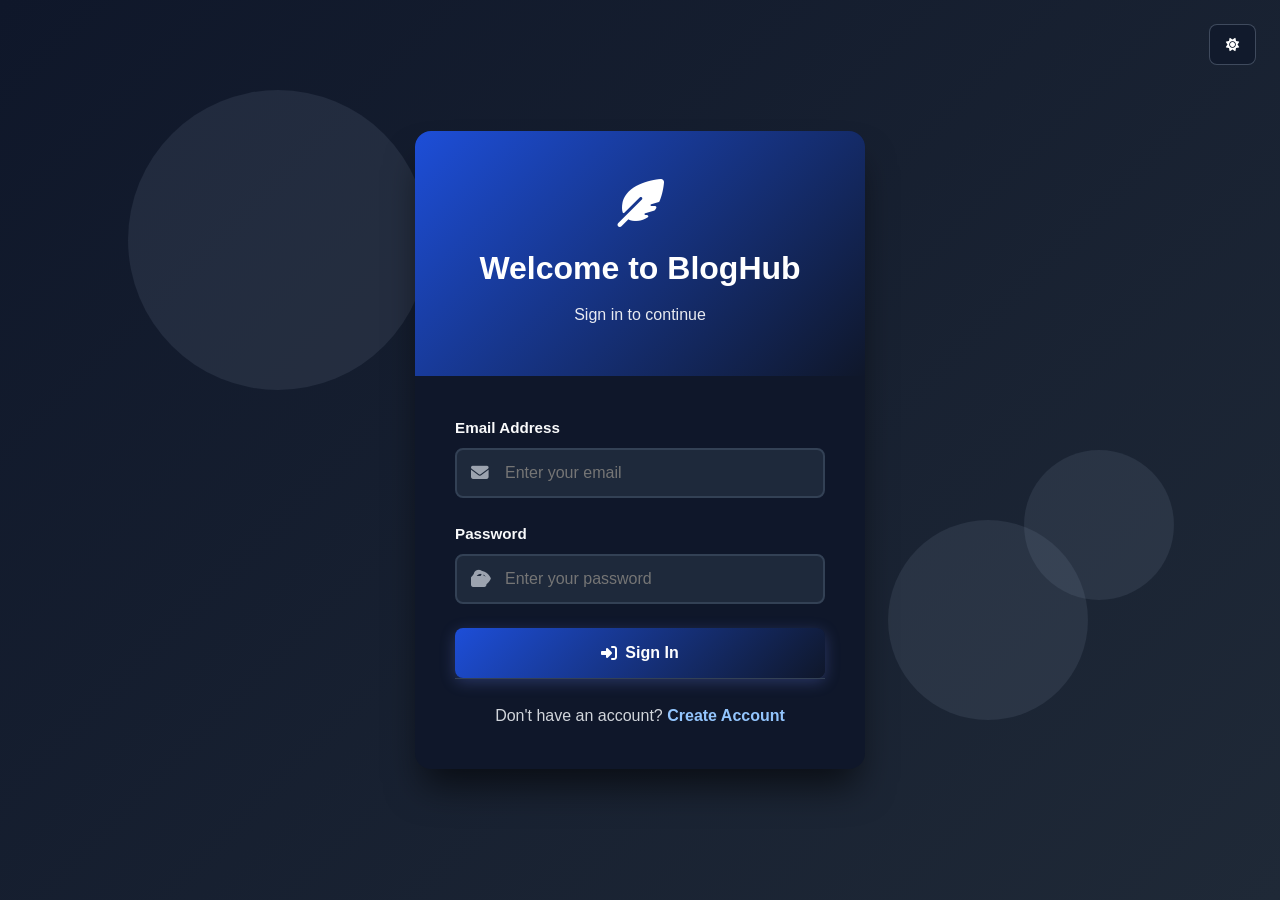
<file: frontend/index.html>
<!DOCTYPE html>
<html lang="en">

<head>
	<meta charset="UTF-8" />

	<script>(function () { var t = localStorage.getItem('theme') || 'light'; document.documentElement.setAttribute('data-theme', t); })();</script>
	<title>BlogHub - Home</title>
	<link rel="stylesheet" href="css/style.css" />
	<link href="https://cdnjs.cloudflare.com/ajax/libs/font-awesome/6.5.0/css/all.min.css" rel="stylesheet" />
</head>

<body>
	<!-- Navbar -->
	<header class="navbar">
		<div class="nav-container">
			<div class="nav-brand">
				<i class="fas fa-feather-alt"></i>
				<h1>BlogHub</h1>
			</div>
			<nav class="nav-menu">
				<a href="index.html" class="nav-link">Home</a>
				<a href="posts.html" class="nav-link">All Posts</a>
				<a href="categories.html" class="nav-link">Categories</a>
				<a href="post-create.html" class="nav-link">Create Post</a>
				<a href="users.html" class="nav-link admin-only">Users</a>
				<a href="category-create.html" class="nav-link admin-only">Create Category</a>
			</nav>
			<div class="nav-actions">
				<button class="theme-toggle" onclick="toggleTheme()">
					<i class="fas fa-moon"></i>
				</button>
			</div>
		</div>
	</header>

	<!-- Home Content -->
	<main class="main-content">
		<section class="hero-section">
			<div class="hero-content">
				<h1>Welcome to BlogHub</h1>
				<p>Discover amazing stories, insights, and ideas from our
					community</p>
				<a href="posts.html" class="hero-btn"> <i class="fas fa-arrow-right"></i> Explore Posts
				</a>
			</div>
			<div class="hero-stats">
				<div class="stat-card">
					<div class="stat-number" id="total-posts">0</div>
					<div class="stat-label">Posts</div>
				</div>
				<div class="stat-card">
					<div class="stat-number" id="total-authors">0</div>
					<div class="stat-label">Authors</div>
				</div>
				<div class="stat-card">
					<div class="stat-number" id="total-categories">0</div>
					<div class="stat-label">Categories</div>
				</div>
			</div>
		</section>
		<section class="featured-posts">
			<h2>Featured Posts</h2>
			<div class="posts-grid" id="featured-posts-grid">
				<div class="loading-spinner">
					<i class="fas fa-spinner fa-spin"></i> Loading posts...
				</div>
			</div>
		</section>
	</main>

	<div id="toast" class="toast"></div>

	<script src="js/main.js"></script>
	<script src="js/home.js"></script>
	<script>
		//Check authentication on page load
		window.addEventListener("DOMContentLoaded", () => {
			if (!sessionStorage.getItem("userName")) {
				window.location.href = "login.html";
			}
			updateNavbar();
			applyRoleBasedUI();
		});
	</script>
</body>

</html>
</file>
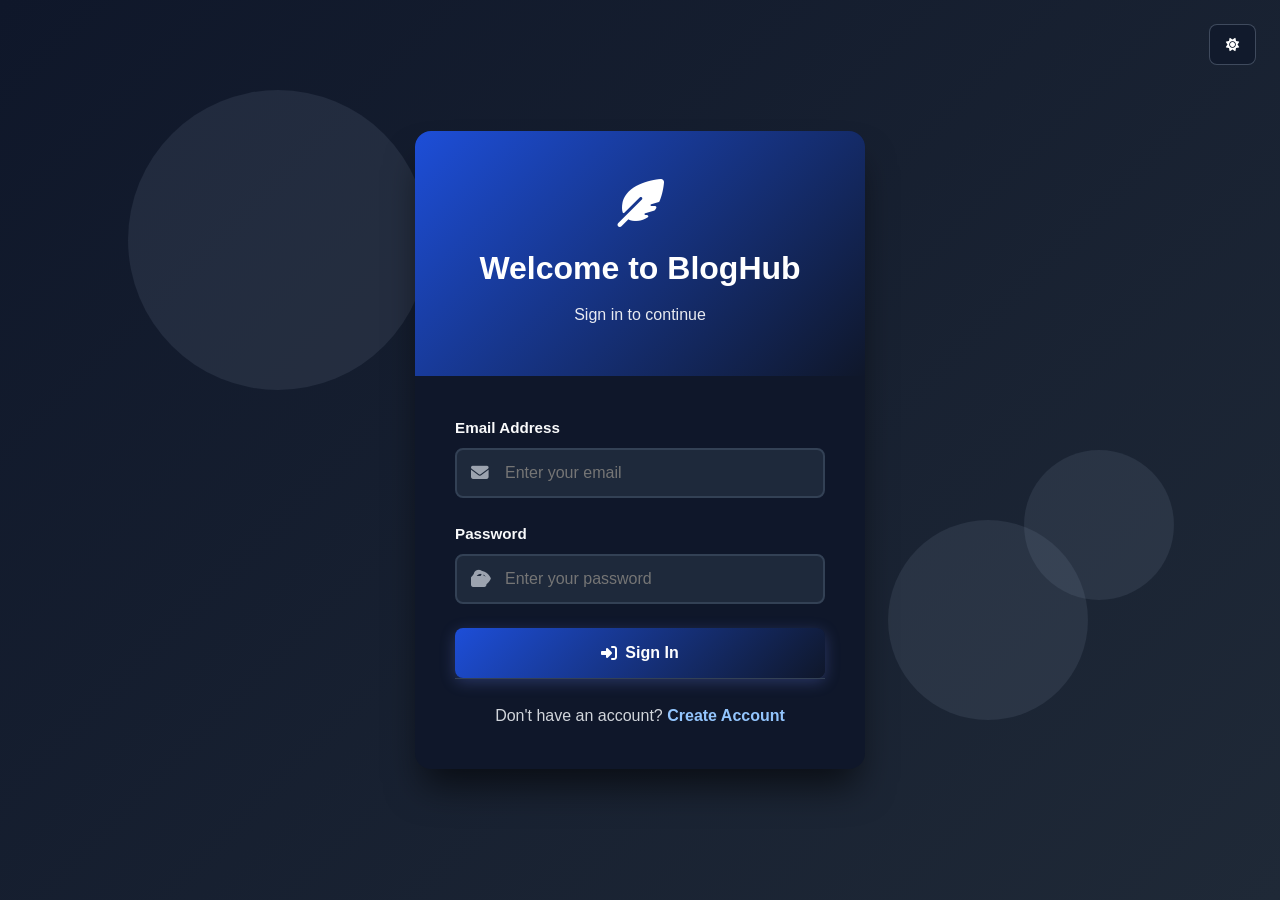
<file: frontend/categories.html>
<!DOCTYPE html>
<html lang="en">

<head>
  <meta charset="UTF-8" />

  <script>(function () { var t = localStorage.getItem('theme') || 'light'; document.documentElement.setAttribute('data-theme', t); })();</script>
  <title>Categories - BlogHub</title>
  <link rel="stylesheet" href="css/style.css" />
  <link href="https://cdnjs.cloudflare.com/ajax/libs/font-awesome/6.5.0/css/all.min.css" rel="stylesheet" />
  <style>
    .category-actions {
      display: flex;
      justify-content: space-between;
      align-items: center;
      margin: 1.5rem auto;
      max-width: 900px;
      gap: 1rem;
      flex-wrap: wrap;
    }

    .search-box {
      display: flex;
      flex: 1;
      max-width: 450px;
      background: var(--bg-secondary);
      border: 1px solid var(--border-color);
      border-radius: var(--radius-md);
      overflow: hidden;
    }

    .search-box input {
      flex: 1;
      padding: 0.7rem 1rem;
      border: none;
      outline: none;
      font-size: 1rem;
      background: transparent;
      color: var(--text-primary);
    }

    .search-box i {
      padding: 0.8rem 1rem;
      color: var(--text-muted);
    }

    .btn-create {
      padding: 0.7rem 1.2rem;
      background: var(--primary-color);
      color: #fff;
      border: none;
      border-radius: var(--radius-md);
      font-size: 1rem;
      cursor: pointer;
      transition: all 0.3s ease;
      white-space: nowrap;
      font-weight: 600;
    }

    .btn-create:hover {
      background: var(--primary-dark);
      transform: translateY(-2px);
    }

    .categories-grid {
      display: grid;
      grid-template-columns: repeat(auto-fill, minmax(250px, 1fr));
      gap: 1.5rem;
      padding: 1rem;
    }

    .category-card {
      background: var(--bg-primary);
      border-radius: var(--radius-lg);
      padding: 1.5rem;
      box-shadow: var(--shadow-md);
      text-align: center;
      transition: transform 0.2s ease, box-shadow 0.2s ease;
      border: 1px solid var(--border-color);
    }

    .category-card:hover {
      transform: translateY(-3px);
      box-shadow: var(--shadow-lg);
    }

    .category-card h3 {
      margin-bottom: 0.5rem;
      font-size: 1.2rem;
      color: var(--primary-color);
    }

    .category-card p {
      font-size: 0.95rem;
      color: var(--text-secondary);
      margin-bottom: 0.7rem;
    }

    .category-card span {
      display: block;
      margin-bottom: 0.7rem;
      color: var(--text-muted);
      font-size: 0.9rem;
    }

    .category-card .delete-btn {
      margin-top: 0.8rem;
      padding: 0.5rem 1rem;
      background: var(--danger-color);
      color: white;
      border: none;
      border-radius: var(--radius-md);
      cursor: pointer;
      font-size: 0.9rem;
      transition: all 0.3s ease;
    }

    .category-card .delete-btn:hover {
      background: #dc2626;
      transform: translateY(-2px);
    }
  </style>
</head>

<body>
  <!-- Navbar -->
  <header class="navbar">
    <div class="nav-container">
      <div class="nav-brand">
        <i class="fas fa-feather-alt"></i>
        <h1>BlogHub</h1>
      </div>
      <nav class="nav-menu">
        <a href="index.html" class="nav-link">Home</a>
        <a href="posts.html" class="nav-link">All Posts</a>
        <a href="categories.html" class="nav-link">Categories</a>
        <a href="post-create.html" class="nav-link">Create Post</a>
        <a href="users.html" class="nav-link admin-only">Users</a>
        <a href="category-create.html" class="nav-link admin-only">Create Category</a>
      </nav>
      <div class="nav-actions">
        <button class="theme-toggle" onclick="toggleTheme()">
          <i class="fas fa-moon"></i>
        </button>
      </div>
    </div>
  </header>

  <!-- Main Content -->
  <main class="main-content">
    <section class="page-header">
      <h1>Categories</h1>
      <p>Explore posts by category and discover new topics</p>

      <div class="category-actions">
        <div class="search-box">
          <input type="text" id="search-category" placeholder="Search categories..." />
          <i class="fas fa-search"></i>
        </div>

        <button class="btn-create admin-only" onclick="window.location.href='category-create.html'">
          <i class="fas fa-plus"></i> Create New Category
        </button>
      </div>
    </section>

    <section>
      <div class="categories-grid" id="categories-list">
        <div class="loading-spinner">
          <i class="fas fa-spinner fa-spin"></i>
          Loading categories...
        </div>
      </div>
    </section>
  </main>

  <div id="toast" class="toast"></div>

  <script src="js/main.js"></script>
  <script src="js/categories.js"></script>
  <script>
    // Check authentication on page load
    window.addEventListener('DOMContentLoaded', () => {
      if (!sessionStorage.getItem('userName')) {
        window.location.href = 'login.html';
      }
      updateNavbar();
      applyRoleBasedUI();
    });
  </script>
</body>

</html>
</file>
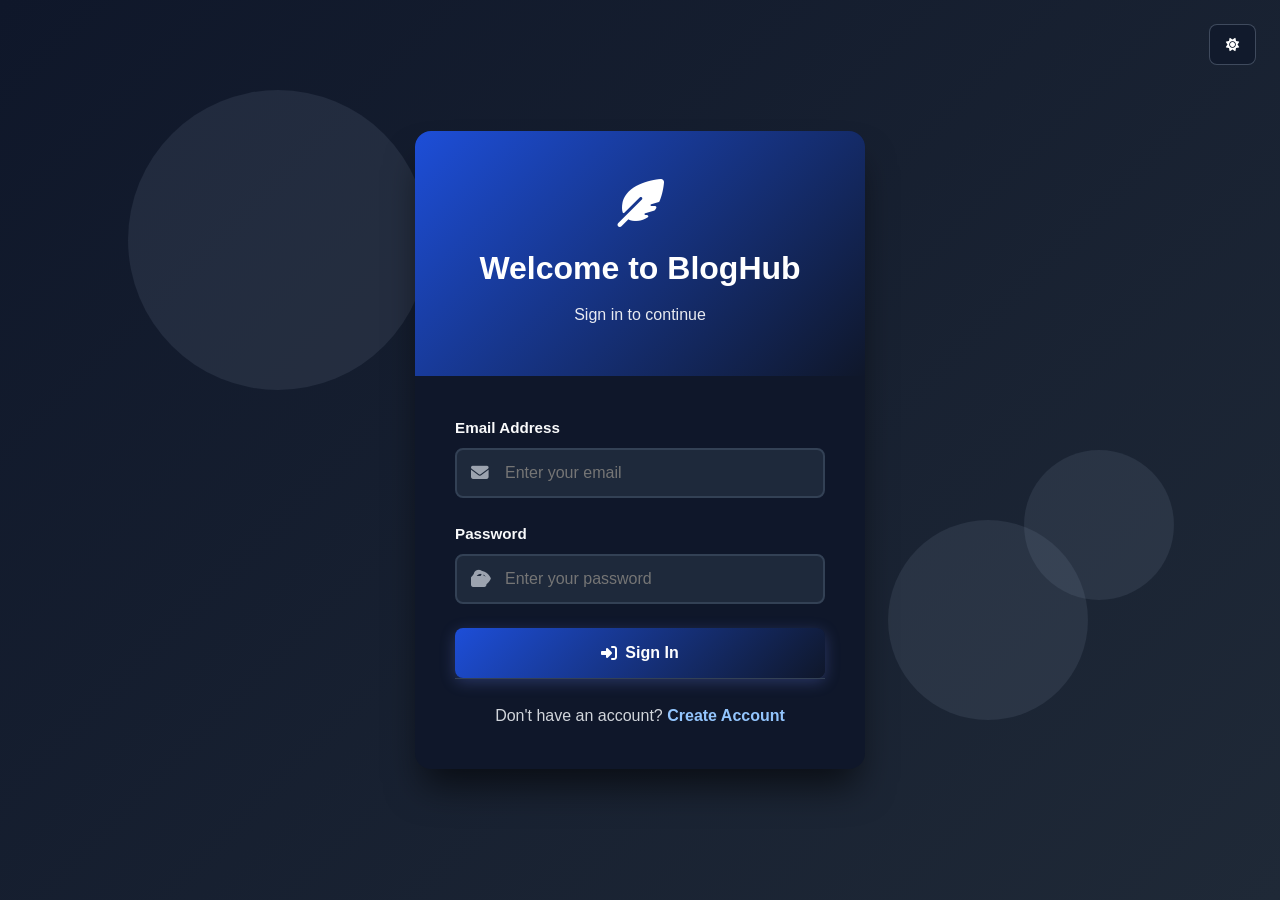
<file: frontend/category-create.html>
<!DOCTYPE html>
<html lang="en">

<head>
  <meta charset="UTF-8" />

  <script>(function () { var t = localStorage.getItem('theme') || 'light'; document.documentElement.setAttribute('data-theme', t); })();</script>
  <title>Create Category - BlogHub</title>
  <link rel="stylesheet" href="css/style.css" />
  <link href="https://cdnjs.cloudflare.com/ajax/libs/font-awesome/6.5.0/css/all.min.css" rel="stylesheet" />
  <style>
    .form-container {
      max-width: 600px;
      margin: 2rem auto;
      padding: 2.5rem;
      background: var(--bg-primary);
      border-radius: var(--radius-xl);
      box-shadow: var(--shadow-lg);
      border: 1px solid var(--border-color);
    }

    .form-container h2 {
      text-align: center;
      margin-bottom: 2rem;
      color: var(--primary-color);
      font-size: 2rem;
      font-weight: 700;
    }

    .form-group {
      margin-bottom: 1.5rem;
    }

    .form-group label {
      display: block;
      font-weight: 600;
      margin-bottom: 0.5rem;
      color: var(--text-primary);
      font-size: 0.95rem;
    }

    .form-group input,
    .form-group textarea {
      width: 100%;
      padding: 0.875rem 1rem;
      border: 2px solid var(--border-color);
      border-radius: var(--radius-md);
      font-size: 1rem;
      transition: all 0.3s ease;
      background: var(--bg-secondary);
      color: var(--text-primary);
      font-family: inherit;
    }

    .form-group textarea {
      min-height: 100px;
      resize: vertical;
    }

    .form-group input:focus,
    .form-group textarea:focus {
      border-color: var(--primary-color);
      box-shadow: 0 0 0 3px rgba(59, 130, 246, 0.1);
      outline: none;
      background: var(--bg-primary);
    }

    .btn-submit {
      margin-top: 1.5rem;
      width: 100%;
      padding: 1rem;
      background: var(--primary-color);
      color: white;
      border: none;
      border-radius: var(--radius-md);
      font-size: 1.1rem;
      font-weight: 600;
      cursor: pointer;
      transition: all 0.3s ease;
      display: flex;
      align-items: center;
      justify-content: center;
      gap: 0.5rem;
    }

    .btn-submit:hover {
      background: var(--primary-dark);
      transform: translateY(-2px);
      box-shadow: var(--shadow-md);
    }

    #alert-container {
      margin-bottom: 1.5rem;
    }

    .alert {
      padding: 0.875rem 1rem;
      border-radius: var(--radius-md);
      font-size: 0.95rem;
      margin-bottom: 1rem;
    }

    .alert.success {
      background: rgba(16, 185, 129, 0.1);
      border: 1px solid var(--secondary-color);
      color: var(--secondary-color);
    }

    .alert.error {
      background: rgba(239, 68, 68, 0.1);
      border: 1px solid var(--danger-color);
      color: var(--danger-color);
    }
  </style>
</head>

<body>
  <!-- Navbar -->
  <header class="navbar">
    <div class="nav-container">
      <div class="nav-brand">
        <i class="fas fa-feather-alt"></i>
        <h1>BlogHub</h1>
      </div>
      <nav class="nav-menu">
        <a href="index.html" class="nav-link">Home</a>
        <a href="posts.html" class="nav-link">All Posts</a>
        <a href="categories.html" class="nav-link">Categories</a>
        <a href="post-create.html" class="nav-link">Create Post</a>
        <a href="users.html" class="nav-link admin-only">Users</a>
        <a href="category-create.html" class="nav-link admin-only">Create Category</a>
      </nav>
      <div class="nav-actions">
        <button class="theme-toggle" onclick="toggleTheme()">
          <i class="fas fa-moon"></i>
        </button>
      </div>
    </div>
  </header>

  <div id="toast" class="toast"></div>

  <!-- Main Content -->
  <main class="form-container">
    <h2><i class="fas fa-folder-plus"></i> Create New Category</h2>
    <div id="alert-container"></div>

    <form id="category-form">
      <div class="form-group">
        <label for="catName">Category Name</label>
        <input type="text" id="catName" required placeholder="Enter category name" />
      </div>

      <div class="form-group">
        <label for="descr">Description</label>
        <textarea id="descr" placeholder="Describe this category (optional)"></textarea>
      </div>

      <button type="submit" class="btn-submit">
        <i class="fas fa-check"></i>
        <span>Create Category</span>
      </button>
    </form>
  </main>

  <script src="js/main.js"></script>
  <script src="js/category-create.js"></script>
  <script>
    // Check authentication on page load
    window.addEventListener('DOMContentLoaded', () => {
      if (!sessionStorage.getItem('userName')) {
        window.location.href = 'login.html';
      }

      // Check if user is admin
      if (sessionStorage.getItem('userRole') !== 'ADMIN') {
        alert('Access denied. Admin only.');
        window.location.href = 'index.html';
      }

      updateNavbar();
      applyRoleBasedUI();
    });
  </script>
</body>

</html>
</file>
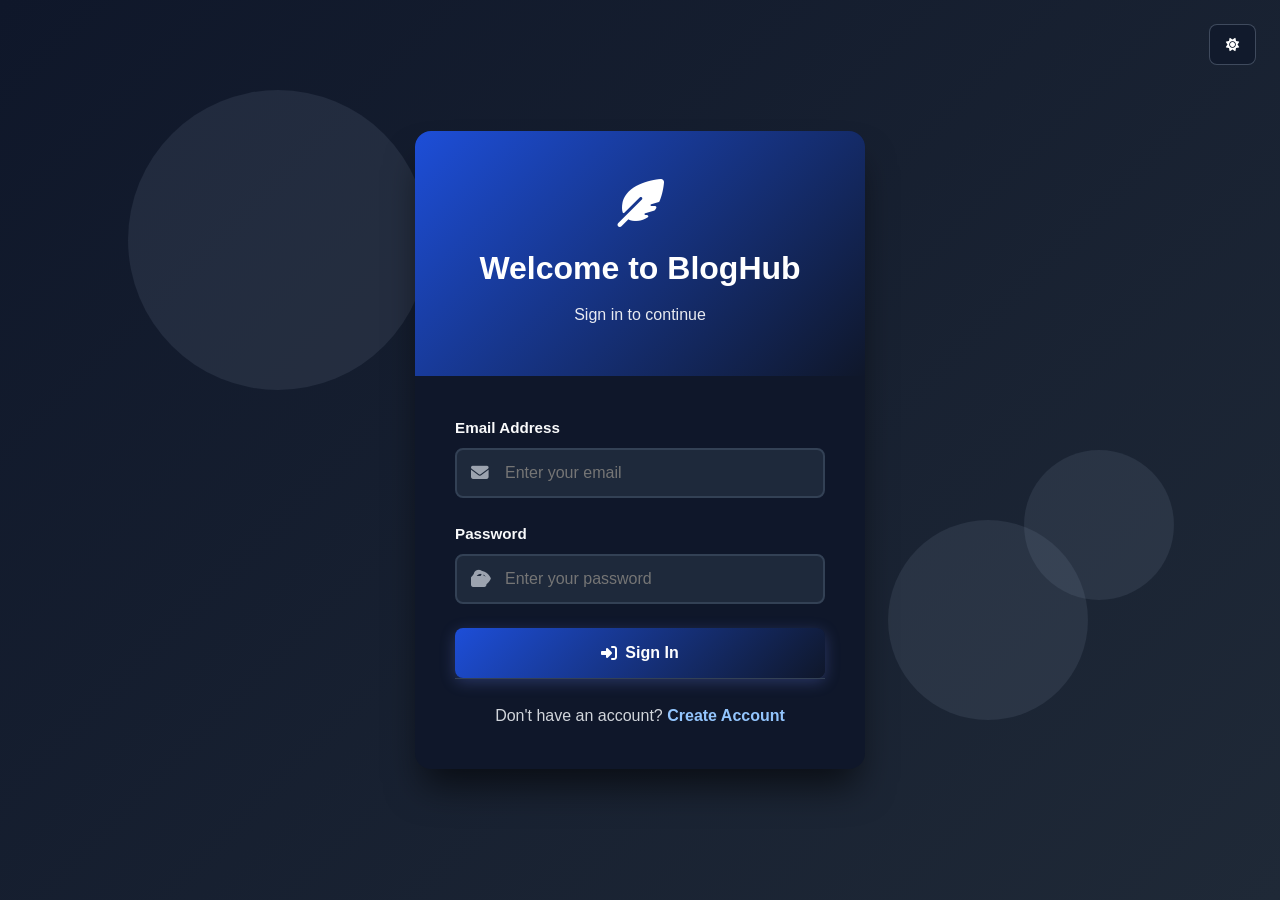
<file: frontend/login.html>
<!DOCTYPE html>
<html lang="en">

<head>
    <meta charset="UTF-8">

    <script>(function () { var t = localStorage.getItem('theme') || 'light'; document.documentElement.setAttribute('data-theme', t); })();</script>
    <title>BlogHub - Login</title>
    <link rel="stylesheet" href="css/style.css">
    <link href="https://cdnjs.cloudflare.com/ajax/libs/font-awesome/6.5.0/css/all.min.css" rel="stylesheet">
    <style>
        body {
            margin: 0;
            padding: 0;
        }

        .login-container {
            min-height: 100vh;
            display: flex;
            background: linear-gradient(135deg, #667eea 0%, #764ba2 100%);
            position: relative;
            overflow: hidden;
        }

        /* Animated background circles */
        .bg-circle {
            position: absolute;
            border-radius: 50%;
            background: rgba(255, 255, 255, 0.1);
            animation: float 20s infinite ease-in-out;
        }

        .circle1 {
            width: 300px;
            height: 300px;
            top: 10%;
            left: 10%;
            animation-delay: 0s;
        }

        .circle2 {
            width: 200px;
            height: 200px;
            bottom: 20%;
            right: 15%;
            animation-delay: 5s;
        }

        .circle3 {
            width: 150px;
            height: 150px;
            top: 50%;
            left: 80%;
            animation-delay: 10s;
        }

        @keyframes float {

            0%,
            100% {
                transform: translateY(0) rotate(0deg);
            }

            50% {
                transform: translateY(-30px) rotate(180deg);
            }
        }

        .login-wrapper {
            flex: 1;
            display: flex;
            align-items: center;
            justify-content: center;
            padding: 2rem;
            position: relative;
            z-index: 1;
        }

        .login-card {
            background: var(--bg-primary);
            border-radius: var(--radius-xl);
            box-shadow: var(--shadow-xl);
            width: 100%;
            max-width: 450px;
            overflow: hidden;
            animation: slideUp 0.5s ease;
        }

        @keyframes slideUp {
            from {
                opacity: 0;
                transform: translateY(30px);
            }

            to {
                opacity: 1;
                transform: translateY(0);
            }
        }

        .login-header {
            background: linear-gradient(135deg, #667eea 0%, #764ba2 100%);
            padding: 3rem 2rem;
            text-align: center;
            color: white;
        }

        .login-header i {
            font-size: 3rem;
            margin-bottom: 1rem;
        }

        .login-header h1 {
            font-size: 2rem;
            font-weight: 700;
            margin-bottom: 0.5rem;
        }

        .login-header p {
            opacity: 0.9;
            font-size: 1rem;
        }

        .login-body {
            padding: 2.5rem;
        }

        .form-group {
            margin-bottom: 1.5rem;
        }

        .form-group label {
            display: block;
            color: var(--text-primary);
            font-weight: 600;
            margin-bottom: 0.5rem;
            font-size: 0.95rem;
        }

        .input-wrapper {
            position: relative;
        }

        .input-wrapper i {
            position: absolute;
            left: 1rem;
            top: 50%;
            transform: translateY(-50%);
            color: var(--text-muted);
            font-size: 1.1rem;
        }

        .form-group input {
            width: 100%;
            padding: 0.875rem 1rem 0.875rem 3rem;
            border: 2px solid var(--border-color);
            border-radius: var(--radius-md);
            background: var(--bg-secondary);
            color: var(--text-primary);
            font-size: 1rem;
            transition: all 0.3s ease;
        }

        .form-group input:focus {
            outline: none;
            border-color: var(--primary-color);
            background: var(--bg-primary);
            box-shadow: 0 0 0 3px rgba(102, 126, 234, 0.1);
        }

        .password-toggle {
            position: absolute;
            right: 1rem;
            top: 50%;
            transform: translateY(-50%);
            color: var(--text-muted);
            cursor: pointer;
            font-size: 1.1rem;
            transition: color 0.3s ease;
        }

        .password-toggle:hover {
            color: var(--primary-color);
        }

        .btn-login {
            width: 100%;
            padding: 1rem;
            background: linear-gradient(135deg, #667eea 0%, #764ba2 100%);
            color: white;
            border: none;
            border-radius: var(--radius-md);
            font-size: 1rem;
            font-weight: 600;
            cursor: pointer;
            transition: all 0.3s ease;
            box-shadow: 0 4px 15px rgba(102, 126, 234, 0.3);
            display: flex;
            align-items: center;
            justify-content: center;
            gap: 0.5rem;
        }

        .btn-login:hover {
            transform: translateY(-2px);
            box-shadow: 0 6px 20px rgba(102, 126, 234, 0.4);
        }

        .btn-login:disabled {
            opacity: 0.6;
            cursor: not-allowed;
            transform: none;
        }

        .alert {
            padding: 0.875rem 1rem;
            border-radius: var(--radius-md);
            margin-bottom: 1.5rem;
            font-size: 0.95rem;
            display: none;
            animation: slideIn 0.3s ease;
        }

        @keyframes slideIn {
            from {
                opacity: 0;
                transform: translateY(-10px);
            }

            to {
                opacity: 1;
                transform: translateY(0);
            }
        }

        .alert.show {
            display: flex;
            align-items: center;
            gap: 0.5rem;
        }

        .alert.error {
            background: rgba(239, 68, 68, 0.1);
            border: 1px solid var(--danger-color);
            color: var(--danger-color);
        }

        .alert.success {
            background: rgba(16, 185, 129, 0.1);
            border: 1px solid var(--secondary-color);
            color: var(--secondary-color);
        }

        .divider {
            text-align: center;
            margin: 1.5rem 0;
            color: var(--text-muted);
            font-size: 0.9rem;
        }

        .register-link {
            text-align: center;
            padding-top: 1.5rem;
            border-top: 1px solid var(--border-color);
            color: var(--text-secondary);
        }

        .register-link a {
            color: var(--primary-color);
            text-decoration: none;
            font-weight: 600;
            transition: color 0.3s ease;
        }

        .register-link a:hover {
            color: var(--primary-dark);
        }

        .theme-toggle-login {
            position: fixed;
            top: 1.5rem;
            right: 1.5rem;
            background: rgba(255, 255, 255, 0.2);
            backdrop-filter: blur(10px);
            border: 1px solid rgba(255, 255, 255, 0.3);
            border-radius: var(--radius-md);
            padding: 0.75rem 1rem;
            cursor: pointer;
            color: white;
            transition: all 0.3s ease;
            z-index: 100;
        }

        .theme-toggle-login:hover {
            background: rgba(255, 255, 255, 0.3);
        }

        body[data-theme="dark"] .login-container {
            background: linear-gradient(135deg, #0f172a 0%, #1f2937 100%);
        }

        body[data-theme="dark"] .bg-circle {
            background: rgba(148, 163, 184, 0.12);
        }

        body[data-theme="dark"] .login-header,
        body[data-theme="dark"] .btn-login {
            background: linear-gradient(135deg, #1d4ed8 0%, #0f172a 100%);
        }

        body[data-theme="dark"] .register-link a,
        body[data-theme="dark"] .password-toggle:hover {
            color: #93c5fd;
        }

        body[data-theme="dark"] .theme-toggle-login {
            background: rgba(15, 23, 42, 0.65);
            border-color: rgba(148, 163, 184, 0.35);
        }

        @media (max-width: 480px) {
            .login-body {
                padding: 2rem 1.5rem;
            }

            .login-header {
                padding: 2rem 1.5rem;
            }

            .login-header h1 {
                font-size: 1.5rem;
            }
        }
    </style>
</head>

<body>
    <div class="login-container">
        <div class="bg-circle circle1"></div>
        <div class="bg-circle circle2"></div>
        <div class="bg-circle circle3"></div>

        <button class="theme-toggle-login" onclick="toggleTheme()">
            <i class="fas fa-moon"></i>
        </button>

        <div class="login-wrapper">
            <div class="login-card">
                <div class="login-header">
                    <i class="fas fa-feather-alt"></i>
                    <h1>Welcome to BlogHub</h1>
                    <p>Sign in to continue</p>
                </div>

                <div class="login-body">
                    <div id="alert" class="alert"></div>

                    <form id="loginForm">
                        <div class="form-group">
                            <label for="email">Email Address</label>
                            <div class="input-wrapper">
                                <i class="fas fa-envelope"></i>
                                <input type="email" id="email" placeholder="Enter your email" required
                                    autocomplete="email">
                            </div>
                        </div>

                        <div class="form-group">
                            <label for="password">Password</label>
                            <div class="input-wrapper">
                                <i class="fas fa-lock"></i>
                                <input type="password" id="password" placeholder="Enter your password" required
                                    autocomplete="current-password">
                                <i class="fas fa-eye password-toggle" id="togglePassword"></i>
                            </div>
                        </div>

                        <button type="submit" class="btn-login" id="loginBtn">
                            <i class="fas fa-sign-in-alt"></i>
                            <span>Sign In</span>
                        </button>
                    </form>

                    <div class="register-link">
                        Don't have an account? <a href="register.html">Create Account</a>
                    </div>
                </div>
            </div>
        </div>
    </div>

    <script src="js/main.js"></script>
    <script>
        // Initialize theme
        initTheme();

        // Password toggle
        document.getElementById('togglePassword').addEventListener('click', function () {
            const password = document.getElementById('password');
            const icon = this;

            if (password.type === 'password') {
                password.type = 'text';
                icon.classList.remove('fa-eye');
                icon.classList.add('fa-eye-slash');
            } else {
                password.type = 'password';
                icon.classList.remove('fa-eye-slash');
                icon.classList.add('fa-eye');
            }
        });

        // Login form submission
        document.getElementById('loginForm').addEventListener('submit', async (e) => {
            e.preventDefault();

            const email = document.getElementById('email').value;
            const password = document.getElementById('password').value;
            const loginBtn = document.getElementById('loginBtn');
            const alert = document.getElementById('alert');

            // Disable button
            loginBtn.disabled = true;
            loginBtn.innerHTML = '<i class="fas fa-spinner fa-spin"></i> <span>Signing In...</span>';

            try {
                const response = await fetch(apiUrl('/api/auth/login'), {
                    method: 'POST',
                    headers: { 'Content-Type': 'application/json' },
                    credentials: 'include', // ← Important: Receive and store session cookie
                    body: JSON.stringify({ email, password })
                });

                if (!response.ok) {
                    throw new Error('Invalid email or password');
                }

                const data = await response.json();

                // Save user info (session cookie is automatically stored by browser)
                sessionStorage.setItem('userId', data.id);
                sessionStorage.setItem('userName', data.name);
                sessionStorage.setItem('userEmail', data.email);
                sessionStorage.setItem('userRole', data.role);

                // Show success
                alert.innerHTML = '<i class="fas fa-check-circle"></i> Login successful! Redirecting...';
                alert.className = 'alert success show';

                // Redirect
                setTimeout(() => {
                    window.location.href = 'index.html';
                }, 1000);

            } catch (error) {
                console.error('Login error:', error);
                alert.innerHTML = '<i class="fas fa-exclamation-circle"></i> ' + error.message;
                alert.className = 'alert error show';

                // Re-enable button
                loginBtn.disabled = false;
                loginBtn.innerHTML = '<i class="fas fa-sign-in-alt"></i> <span>Sign In</span>';
            }
        });
    </script>
</body>

</html>
</file>
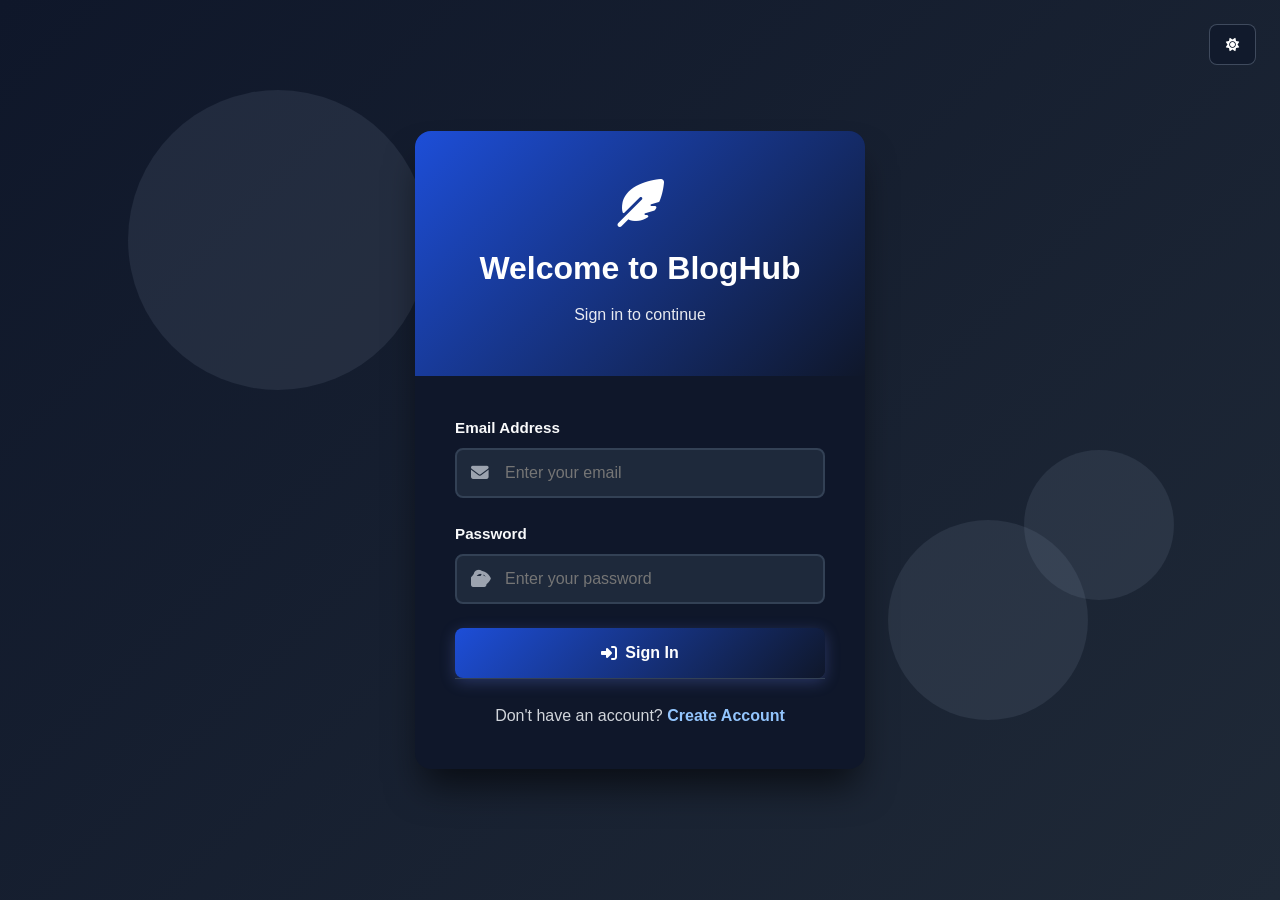
<file: frontend/post-create.html>
<!DOCTYPE html>
<html lang="en">

<head>
  <meta charset="UTF-8" />

  <script>(function () { var t = localStorage.getItem('theme') || 'light'; document.documentElement.setAttribute('data-theme', t); })();</script>
  <title>BlogHub - Create Post</title>
  <link rel="stylesheet" href="css/style.css" />
  <link href="https://cdnjs.cloudflare.com/ajax/libs/font-awesome/6.5.0/css/all.min.css" rel="stylesheet" />
  <style>
    .form-container {
      max-width: 700px;
      margin: 2rem auto;
      padding: 2.5rem;
      background: var(--bg-primary);
      border-radius: var(--radius-xl);
      box-shadow: var(--shadow-lg);
      border: 1px solid var(--border-color);
    }

    .form-container h2 {
      text-align: center;
      margin-bottom: 2rem;
      color: var(--primary-color);
      font-size: 2rem;
      font-weight: 700;
    }

    .form-group {
      margin-bottom: 1.5rem;
    }

    .form-group label {
      display: block;
      font-weight: 600;
      margin-bottom: 0.5rem;
      color: var(--text-primary);
      font-size: 0.95rem;
    }

    .form-group input,
    .form-group textarea,
    .form-group select {
      width: 100%;
      padding: 0.875rem 1rem;
      border: 2px solid var(--border-color);
      border-radius: var(--radius-md);
      font-size: 1rem;
      transition: all 0.3s ease;
      background: var(--bg-secondary);
      color: var(--text-primary);
      font-family: inherit;
    }

    .form-group textarea {
      min-height: 150px;
      resize: vertical;
    }

    .form-group input:focus,
    .form-group textarea:focus,
    .form-group select:focus {
      border-color: var(--primary-color);
      box-shadow: 0 0 0 3px rgba(59, 130, 246, 0.1);
      outline: none;
      background: var(--bg-primary);
    }

    .btn-submit {
      margin-top: 1.5rem;
      width: 100%;
      padding: 1rem;
      background: var(--primary-color);
      color: white;
      border: none;
      border-radius: var(--radius-md);
      font-size: 1.1rem;
      font-weight: 600;
      cursor: pointer;
      transition: all 0.3s ease;
      display: flex;
      align-items: center;
      justify-content: center;
      gap: 0.5rem;
    }

    .btn-submit:hover {
      background: var(--primary-dark);
      transform: translateY(-2px);
      box-shadow: var(--shadow-md);
    }
  </style>
</head>

<body>
  <!-- Navbar -->
  <header class="navbar">
    <div class="nav-container">
      <div class="nav-brand">
        <i class="fas fa-feather-alt"></i>
        <h1>BlogHub</h1>
      </div>
      <nav class="nav-menu">
        <a href="index.html" class="nav-link">Home</a>
        <a href="posts.html" class="nav-link">All Posts</a>
        <a href="categories.html" class="nav-link">Categories</a>
        <a href="post-create.html" class="nav-link">Create Post</a>
        <a href="users.html" class="nav-link admin-only">Users</a>
        <a href="category-create.html" class="nav-link admin-only">Create Category</a>
      </nav>
      <div class="nav-actions">
        <button class="theme-toggle" onclick="toggleTheme()">
          <i class="fas fa-moon"></i>
        </button>
      </div>
    </div>
  </header>

  <div id="toast" class="toast"></div>

  <main class="form-container">
    <h2><i class="fas fa-pen"></i> Create New Post</h2>

    <form id="post-form">
      <div class="form-group">
        <label for="title">Post Title</label>
        <input type="text" id="title" placeholder="Enter post title" required />
      </div>

      <div class="form-group">
        <label for="content">Content</label>
        <textarea id="content" placeholder="Write your post content here..." required></textarea>
      </div>

      <div class="form-group">
        <label for="category">Category</label>
        <select id="category" required>
          <option value="">-- Select Category --</option>
        </select>
      </div>



      <button type="submit" class="btn-submit">
        <i class="fas fa-check"></i>
        <span>Create Post</span>
      </button>
    </form>
  </main>

  <script src="js/main.js"></script>
  <script src="js/post-create.js"></script>
  <script>
    // Check authentication on page load
    window.addEventListener('DOMContentLoaded', () => {
      if (!sessionStorage.getItem('userName')) {
        window.location.href = 'login.html';
      }
      updateNavbar();
      applyRoleBasedUI();
    });
  </script>
</body>

</html>
</file>
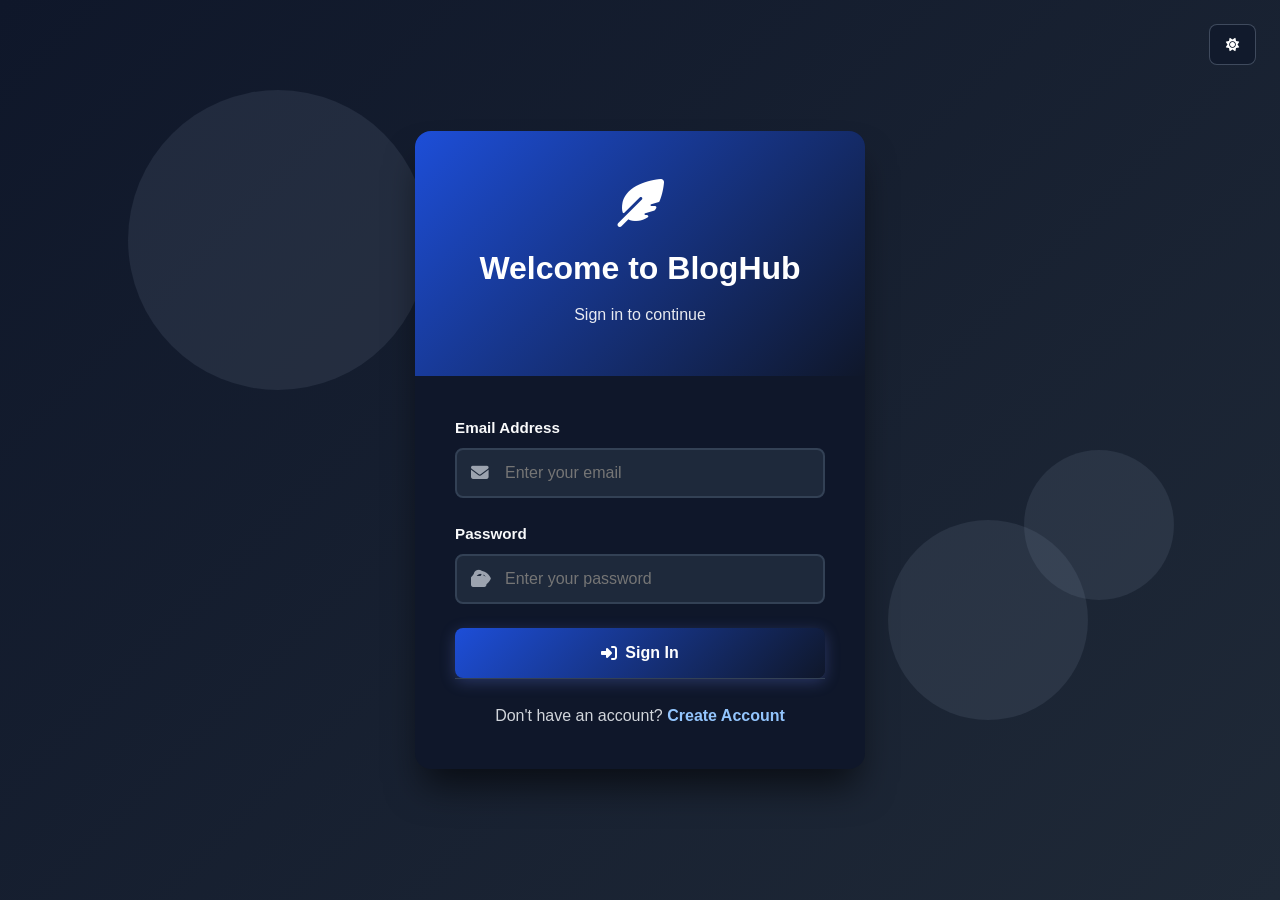
<file: frontend/post-update.html>
<!DOCTYPE html>
<html lang="en">

<head>
  <meta charset="UTF-8" />

  <script>(function () { var t = localStorage.getItem('theme') || 'light'; document.documentElement.setAttribute('data-theme', t); })();</script>
  <title>Update Post</title>
  <link rel="stylesheet" href="css/style.css" />
  <link href="https://cdnjs.cloudflare.com/ajax/libs/font-awesome/6.5.0/css/all.min.css" rel="stylesheet" />
  <style>
    /* Form Container */
    .form-container {
      max-width: 700px;
      margin: 3rem auto;
      padding: 2.5rem;
      background: var(--bg-primary);
      border-radius: var(--radius-lg);
      box-shadow: var(--shadow-md);
    }

    .form-container h2 {
      text-align: center;
      margin-bottom: 1.5rem;
      color: var(--primary-color);
    }

    label {
      display: block;
      font-weight: 600;
      margin-top: 1rem;
      margin-bottom: 0.5rem;
    }

    input,
    textarea,
    select {
      width: 100%;
      padding: 0.75rem 1rem;
      border: 1px solid var(--border-color);
      border-radius: var(--radius-md);
      font-size: 1rem;
      transition: border-color 0.3s, box-shadow 0.3s;
      background: var(--bg-secondary);
      color: var(--text-primary);
    }

    input:focus,
    textarea:focus,
    select:focus {
      border-color: var(--primary-color);
      box-shadow: 0 0 0 3px rgba(59, 130, 246, 0.1);
      outline: none;
    }

    .form-container button {
      margin-top: 2rem;
      width: 100%;
      padding: 0.85rem;
      background-color: var(--primary-color);
      color: #fff;
      border: none;
      border-radius: var(--radius-md);
      font-size: 1.1rem;
      cursor: pointer;
      transition: background-color 0.3s;
    }

    .form-container button:hover {
      background-color: var(--primary-dark);
    }

    #alert-container {
      margin-bottom: 1rem;
      text-align: center;
      font-weight: 600;
    }

    .alert-success {
      color: var(--secondary-color);
    }

    .alert-error {
      color: var(--danger-color);
    }
  </style>
</head>

<body>
  <!-- Navbar -->
  <header class="navbar">
    <div class="nav-container">
      <div class="nav-brand">
        <i class="fas fa-feather-alt"></i>
        <h1>BlogHub</h1>
      </div>
      <nav class="nav-menu">
        <a href="index.html" class="nav-link">Home</a>
        <a href="posts.html" class="nav-link">All Posts</a>
        <a href="categories.html" class="nav-link">Categories</a>
        <a href="post-create.html" class="nav-link">Create Post</a>
        <a href="users.html" class="nav-link admin-only">Users</a>
        <a href="category-create.html" class="nav-link admin-only">Create Category</a>
      </nav>
      <div class="nav-actions">
        <button class="theme-toggle" onclick="toggleTheme()">
          <i class="fas fa-moon"></i>
        </button>
      </div>
    </div>
  </header>

  <!--From-->
  <main class="form-container">
    <h2>Update Post</h2>
    <div id="alert-container"></div>

    <form id="update-post-form">
      <input type="hidden" id="postId" />

      <label>Title</label>
      <input type="text" id="title" required />

      <label>Content</label>
      <textarea id="content" rows="5" required></textarea>

      <label>Category</label>
      <select id="category" required>
        <option value="">-- Select Category --</option>
      </select>

      <label>Author</label>
      <input type="text" id="authorName" readonly />

      <button type="submit">Update</button>
    </form>
  </main>

  <script src="js/main.js"></script>
  <script src="js/post-update.js"></script>
  <script>
    window.addEventListener("DOMContentLoaded", () => {
      if (!sessionStorage.getItem("userName")) {
        window.location.href = "login.html";
      }
      updateNavbar();
      applyRoleBasedUI();
    });
  </script>
</body>

</html>
</file>
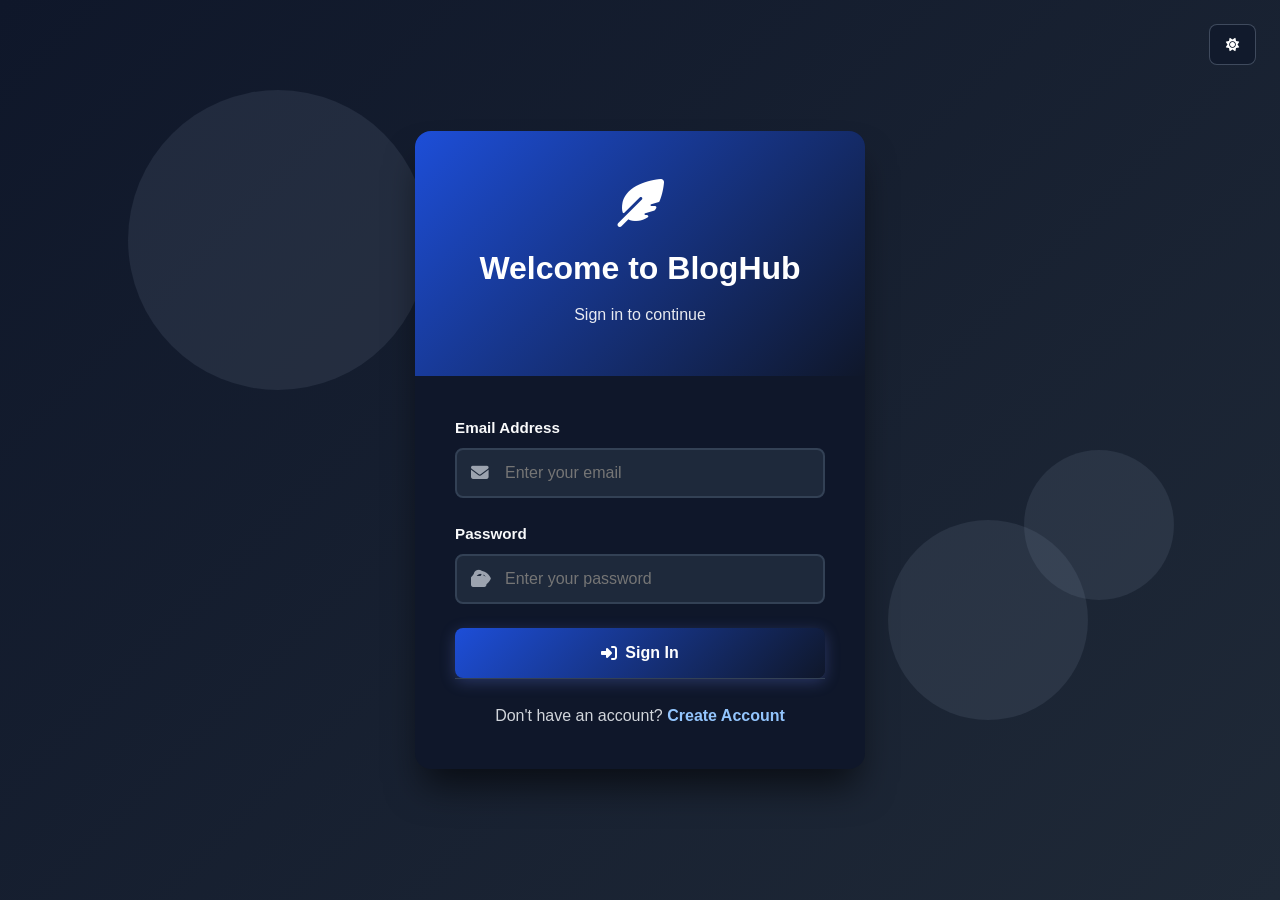
<file: frontend/post.html>
<!DOCTYPE html>
<html lang="en">

<head>
  <meta charset="UTF-8" />

  <script>(function () { var t = localStorage.getItem('theme') || 'light'; document.documentElement.setAttribute('data-theme', t); })();</script>
  <title>BlogHub - Post</title>
  <link rel="stylesheet" href="css/style.css" />
  <link href="https://cdnjs.cloudflare.com/ajax/libs/font-awesome/6.5.0/css/all.min.css" rel="stylesheet" />
  <style>
    .post-container {
      display: flex;
      justify-content: center;
      padding: 2rem;
    }

    .post-card {
      max-width: 900px;
      width: 100%;
      background: var(--bg-primary);
      border-radius: var(--radius-xl);
      padding: 3rem;
      box-shadow: var(--shadow-xl);
      border: 1px solid var(--border-color);
    }

    .post-meta {
      display: flex;
      justify-content: space-between;
      align-items: center;
      font-size: 0.9rem;
      color: var(--text-muted);
      margin-bottom: 1.5rem;
      padding-bottom: 1rem;
      border-bottom: 1px solid var(--border-color);
    }

    .post-category {
      background: var(--primary-color);
      color: white;
      padding: 0.4rem 0.8rem;
      border-radius: var(--radius-sm);
      font-weight: 600;
      font-size: 0.85rem;
    }

    .post-title {
      font-size: 2.5rem;
      font-weight: 700;
      margin-bottom: 1.5rem;
      color: var(--text-primary);
      line-height: 1.2;
    }

    .post-content {
      line-height: 1.8;
      font-size: 1.1rem;
      color: var(--text-secondary);
      margin-bottom: 2rem;
      white-space: pre-wrap;
    }

    .post-author {
      font-size: 1rem;
      color: var(--text-primary);
      margin-bottom: 2rem;
      padding: 1.5rem;
      background: var(--bg-secondary);
      border-radius: var(--radius-md);
      border-left: 4px solid var(--primary-color);
    }

    .post-author strong {
      color: var(--primary-color);
    }

    .post-actions {
      display: flex;
      gap: 1rem;
      flex-wrap: wrap;
    }

    .btn {
      padding: 0.75rem 1.5rem;
      border: none;
      border-radius: var(--radius-md);
      cursor: pointer;
      font-weight: 600;
      font-size: 1rem;
      transition: all 0.3s ease;
      display: inline-flex;
      align-items: center;
      gap: 0.5rem;
    }

    .btn-secondary {
      background: var(--bg-tertiary);
      color: var(--text-primary);
      border: 1px solid var(--border-color);
    }

    .btn-secondary:hover {
      background: var(--bg-secondary);
      transform: translateY(-2px);
    }

    .btn-edit {
      background: var(--secondary-color);
      color: white;
    }

    .btn-edit:hover {
      background: #0d9668;
      transform: translateY(-2px);
    }

    .btn-danger {
      background: var(--danger-color);
      color: white;
    }

    .btn-danger:hover {
      background: #dc2626;
      transform: translateY(-2px);
    }
  </style>
</head>

<body>
  <!-- Navbar -->
  <header class="navbar">
    <div class="nav-container">
      <div class="nav-brand">
        <i class="fas fa-feather-alt"></i>
        <h1>BlogHub</h1>
      </div>
      <nav class="nav-menu">
        <a href="index.html" class="nav-link">Home</a>
        <a href="posts.html" class="nav-link">All Posts</a>
        <a href="categories.html" class="nav-link">Categories</a>
        <a href="post-create.html" class="nav-link">Create Post</a>
        <a href="users.html" class="nav-link admin-only">Users</a>
        <a href="category-create.html" class="nav-link admin-only">Create Category</a>
      </nav>
      <div class="nav-actions">
        <button class="theme-toggle" onclick="toggleTheme()">
          <i class="fas fa-moon"></i>
        </button>
      </div>
    </div>
  </header>

  <div id="toast" class="toast"></div>

  <!-- Post Content -->
  <main class="post-container">
    <div class="post-card" id="single-post">
      <div class="post-info">
        <div class="post-meta">
          <span class="post-category" id="post-category">Loading...</span>
          <span class="post-date" id="post-date">Loading...</span>
        </div>
        <h1 class="post-title" id="post-title">Loading...</h1>
        <div class="post-content" id="post-content">Loading post content...</div>
        <div class="post-author">
          <strong><i class="fas fa-user"></i> Author:</strong>
          <span id="post-author">Loading...</span>
        </div>
        <div class="post-actions">
          <button id="back-posts" class="btn btn-secondary" onclick="window.location.href='posts.html'">
            <i class="fas fa-arrow-left"></i> Back to Posts
          </button>
          <button id="edit-post" class="btn btn-edit" style="display: none;">
            <i class="fas fa-edit"></i> Edit Post
          </button>
          <button id="delete-post" class="btn btn-danger admin-only" style="display: none;">
            <i class="fas fa-trash"></i> Delete Post
          </button>
        </div>
      </div>
    </div>
  </main>

  <script src="js/main.js"></script>
  <script src="js/post.js"></script>
  <script>
    // Check authentication on page load
    window.addEventListener('DOMContentLoaded', () => {
      if (!sessionStorage.getItem('userName')) {
        window.location.href = 'login.html';
      }
      updateNavbar();
      applyRoleBasedUI();
    });
  </script>
</body>

</html>
</file>
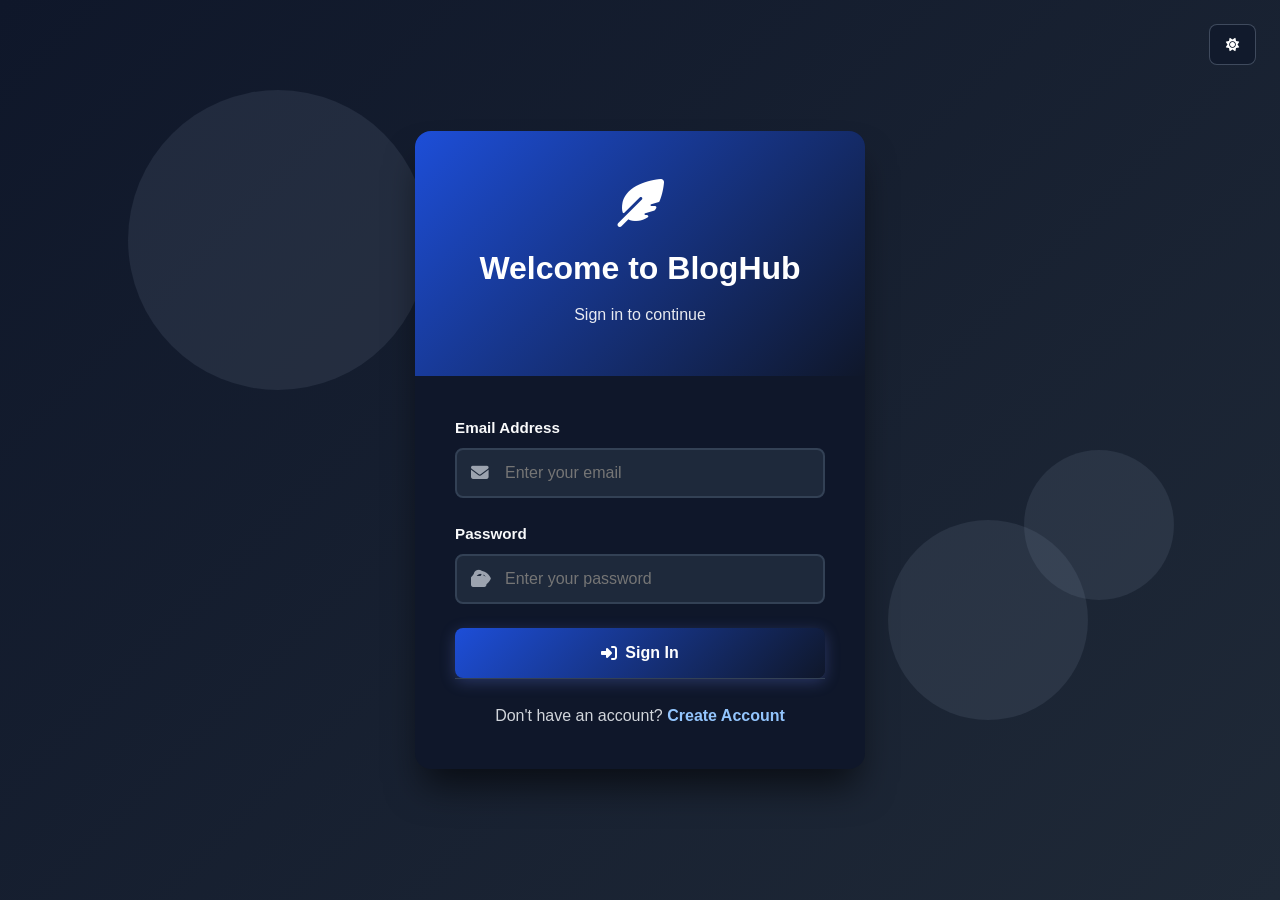
<file: frontend/posts.html>
<!DOCTYPE html>
<html lang="en">

<head>
  <meta charset="UTF-8" />

  <script>(function () { var t = localStorage.getItem('theme') || 'light'; document.documentElement.setAttribute('data-theme', t); })();</script>
  <title>All Posts - BlogHub</title>
  <link rel="stylesheet" href="css/style.css" />
  <link href="https://cdnjs.cloudflare.com/ajax/libs/font-awesome/6.5.0/css/all.min.css" rel="stylesheet" />
  <style>
    .posts-grid {
      display: grid;
      grid-template-columns: repeat(auto-fit, minmax(280px, 1fr));
      gap: 1.5rem;
      margin-top: 1.5rem;
    }

    .post-card {
      background: var(--bg-primary);
      border-radius: 12px;
      padding: 1.5rem;
      box-shadow: var(--shadow-md);
      transition: transform 0.2s, box-shadow 0.2s;
      border: 1px solid var(--border-color);
      cursor: pointer;
    }

    .post-card:hover {
      transform: translateY(-4px);
      box-shadow: var(--shadow-lg);
    }

    .post-meta {
      display: flex;
      justify-content: space-between;
      font-size: 0.85rem;
      margin-bottom: 0.5rem;
      color: var(--text-muted);
    }

    .post-category {
      background: var(--primary-color);
      padding: 0.2rem 0.5rem;
      border-radius: 4px;
      font-weight: bold;
      color: white;
    }

    .post-title {
      font-size: 1.3rem;
      margin-bottom: 0.5rem;
      color: var(--text-primary);
    }

    .post-excerpt {
      font-size: 0.95rem;
      color: var(--text-secondary);
      margin-bottom: 1rem;
    }

    .post-actions {
      display: flex;
      gap: 0.5rem;
      justify-content: flex-end;
    }

    .btn {
      border: none;
      border-radius: 6px;
      padding: 0.4rem 0.8rem;
      font-size: 0.85rem;
      cursor: pointer;
      transition: background 0.2s;
    }

    .btn-edit {
      background: var(--secondary-color);
      color: #fff;
    }

    .btn-edit:hover {
      background: #0d9668;
    }

    .btn-danger {
      background: var(--danger-color);
      color: #fff;
    }

    .btn-danger:hover {
      background: #dc2626;
    }

    .sort-box {
      margin-top: 1rem;
      text-align: center;
    }

    .sort-box label {
      color: var(--text-primary);
      margin-right: 0.5rem;
      font-weight: 500;
    }

    .sort-box select {
      padding: 0.5rem 1rem;
      border: 1px solid var(--border-color);
      border-radius: var(--radius-md);
      background: var(--bg-secondary);
      color: var(--text-primary);
      font-size: 0.95rem;
    }

    #pagination {
      margin-top: 2rem;
      text-align: center;
    }

    #pagination button {
      padding: 0.5rem 1rem;
      margin: 0 0.3rem;
      border: 1px solid var(--border-color);
      background: var(--bg-secondary);
      color: var(--text-primary);
      border-radius: var(--radius-md);
      cursor: pointer;
      transition: all 0.3s ease;
    }

    #pagination button:hover {
      background: var(--primary-color);
      color: white;
      border-color: var(--primary-color);
    }

    #pagination button.active {
      background: var(--primary-color);
      color: white;
      border-color: var(--primary-color);
    }
  </style>
</head>

<body>
  <!-- Navbar -->
  <header class="navbar">
    <div class="nav-container">
      <div class="nav-brand">
        <i class="fas fa-feather-alt"></i>
        <h1>BlogHub</h1>
      </div>
      <nav class="nav-menu">
        <a href="index.html" class="nav-link">Home</a>
        <a href="posts.html" class="nav-link">All Posts</a>
        <a href="categories.html" class="nav-link">Categories</a>
        <a href="post-create.html" class="nav-link">Create Post</a>
        <a href="users.html" class="nav-link admin-only">Users</a>
        <a href="category-create.html" class="nav-link admin-only">Create Category</a>
      </nav>
      <div class="nav-actions">
        <button class="theme-toggle" onclick="toggleTheme()">
          <i class="fas fa-moon"></i>
        </button>
      </div>
    </div>
  </header>

  <!-- Main Content -->
  <main class="main-content">
    <section class="page-header">
      <h2>All Blog Posts</h2>
      <p>Explore posts and discover new topics</p>

      <div class="search-box">
        <input type="text" id="search-term" placeholder="Search posts..." />
        <i class="fas fa-search"></i>
      </div>

      <div class="sort-box">
        <label for="sort-select">Sort by:</label>
        <select id="sort-select">
          <option value="createdAt,desc">Newest First</option>
          <option value="createdAt,asc">Oldest First</option>
          <option value="title,asc">Title A-Z</option>
          <option value="title,desc">Title Z-A</option>
        </select>
      </div>
    </section>

    <section>
      <div class="posts-grid" id="posts-list"></div>
      <div id="pagination"></div>
    </section>
  </main>

  <div id="toast" class="toast"></div>

  <script src="js/main.js"></script>
  <script src="js/posts.js"></script>
  <script>
    // Check authentication on page load
    window.addEventListener('DOMContentLoaded', () => {
      if (!sessionStorage.getItem('userName')) {
        window.location.href = 'login.html';
      }
      updateNavbar();
      applyRoleBasedUI();
    });
  </script>
</body>

</html>
</file>
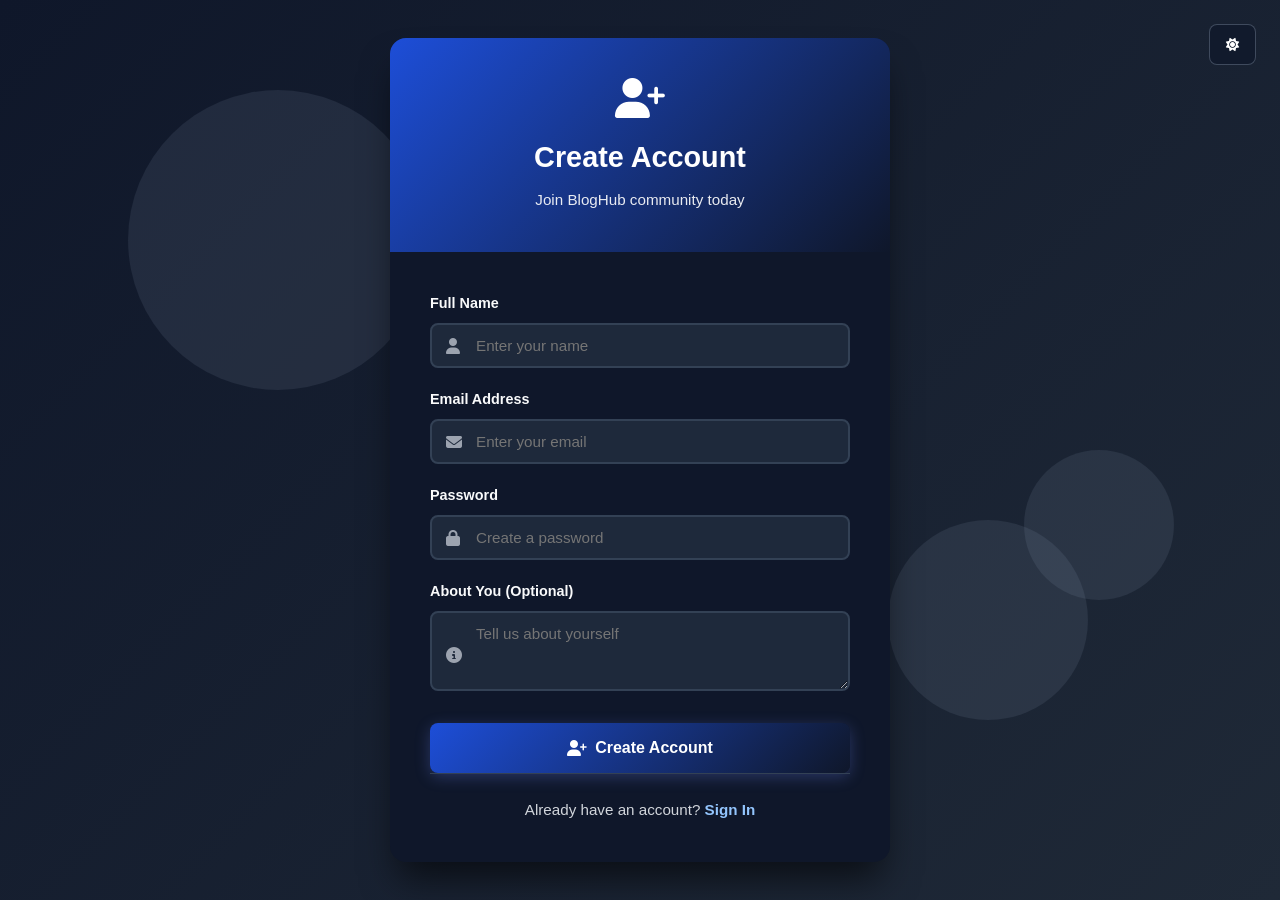
<file: frontend/register.html>
<!DOCTYPE html>
<html lang="en">

<head>
    <meta charset="UTF-8">

    <script>(function () { var t = localStorage.getItem('theme') || 'light'; document.documentElement.setAttribute('data-theme', t); })();</script>
    <title>BlogHub - Register</title>
    <link rel="stylesheet" href="css/style.css">
    <link href="https://cdnjs.cloudflare.com/ajax/libs/font-awesome/6.5.0/css/all.min.css" rel="stylesheet">
    <style>
        body {
            margin: 0;
            padding: 0;
        }

        .register-container {
            min-height: 100vh;
            display: flex;
            background: linear-gradient(135deg, #667eea 0%, #764ba2 100%);
            position: relative;
            overflow: hidden;
        }

        .bg-circle {
            position: absolute;
            border-radius: 50%;
            background: rgba(255, 255, 255, 0.1);
            animation: float 20s infinite ease-in-out;
        }

        .circle1 {
            width: 300px;
            height: 300px;
            top: 10%;
            left: 10%;
            animation-delay: 0s;
        }

        .circle2 {
            width: 200px;
            height: 200px;
            bottom: 20%;
            right: 15%;
            animation-delay: 5s;
        }

        .circle3 {
            width: 150px;
            height: 150px;
            top: 50%;
            left: 80%;
            animation-delay: 10s;
        }

        @keyframes float {

            0%,
            100% {
                transform: translateY(0) rotate(0deg);
            }

            50% {
                transform: translateY(-30px) rotate(180deg);
            }
        }

        .register-wrapper {
            flex: 1;
            display: flex;
            align-items: center;
            justify-content: center;
            padding: 2rem;
            position: relative;
            z-index: 1;
        }

        .register-card {
            background: var(--bg-primary);
            border-radius: var(--radius-xl);
            box-shadow: var(--shadow-xl);
            width: 100%;
            max-width: 500px;
            overflow: hidden;
            animation: slideUp 0.5s ease;
        }

        @keyframes slideUp {
            from {
                opacity: 0;
                transform: translateY(30px);
            }

            to {
                opacity: 1;
                transform: translateY(0);
            }
        }

        .register-header {
            background: linear-gradient(135deg, #667eea 0%, #764ba2 100%);
            padding: 2.5rem 2rem;
            text-align: center;
            color: white;
        }

        .register-header i {
            font-size: 2.5rem;
            margin-bottom: 1rem;
        }

        .register-header h1 {
            font-size: 1.8rem;
            font-weight: 700;
            margin-bottom: 0.5rem;
        }

        .register-header p {
            opacity: 0.9;
            font-size: 0.95rem;
        }

        .register-body {
            padding: 2.5rem;
        }

        .form-group {
            margin-bottom: 1.25rem;
        }

        .form-group label {
            display: block;
            color: var(--text-primary);
            font-weight: 600;
            margin-bottom: 0.5rem;
            font-size: 0.9rem;
        }

        .input-wrapper {
            position: relative;
        }

        .input-wrapper i {
            position: absolute;
            left: 1rem;
            top: 50%;
            transform: translateY(-50%);
            color: var(--text-muted);
        }

        .form-group input,
        .form-group textarea {
            width: 100%;
            padding: 0.75rem 1rem 0.75rem 2.75rem;
            border: 2px solid var(--border-color);
            border-radius: var(--radius-md);
            background: var(--bg-secondary);
            color: var(--text-primary);
            font-size: 0.95rem;
            transition: all 0.3s ease;
            font-family: inherit;
        }

        .form-group textarea {
            resize: vertical;
            min-height: 80px;
        }

        .form-group input:focus,
        .form-group textarea:focus {
            outline: none;
            border-color: var(--primary-color);
            background: var(--bg-primary);
            box-shadow: 0 0 0 3px rgba(102, 126, 234, 0.1);
        }

        .btn-register {
            width: 100%;
            padding: 1rem;
            background: linear-gradient(135deg, #667eea 0%, #764ba2 100%);
            color: white;
            border: none;
            border-radius: var(--radius-md);
            font-size: 1rem;
            font-weight: 600;
            cursor: pointer;
            transition: all 0.3s ease;
            box-shadow: 0 4px 15px rgba(102, 126, 234, 0.3);
            display: flex;
            align-items: center;
            justify-content: center;
            gap: 0.5rem;
            margin-top: 1.5rem;
        }

        .btn-register:hover {
            transform: translateY(-2px);
            box-shadow: 0 6px 20px rgba(102, 126, 234, 0.4);
        }

        .btn-register:disabled {
            opacity: 0.6;
            cursor: not-allowed;
            transform: none;
        }

        .alert {
            padding: 0.875rem 1rem;
            border-radius: var(--radius-md);
            margin-bottom: 1.5rem;
            font-size: 0.9rem;
            display: none;
            animation: slideIn 0.3s ease;
        }

        @keyframes slideIn {
            from {
                opacity: 0;
                transform: translateY(-10px);
            }

            to {
                opacity: 1;
                transform: translateY(0);
            }
        }

        .alert.show {
            display: flex;
            align-items: center;
            gap: 0.5rem;
        }

        .alert.error {
            background: rgba(239, 68, 68, 0.1);
            border: 1px solid var(--danger-color);
            color: var(--danger-color);
        }

        .alert.success {
            background: rgba(16, 185, 129, 0.1);
            border: 1px solid var(--secondary-color);
            color: var(--secondary-color);
        }

        .login-link {
            text-align: center;
            padding-top: 1.5rem;
            border-top: 1px solid var(--border-color);
            color: var(--text-secondary);
            font-size: 0.95rem;
        }

        .login-link a {
            color: var(--primary-color);
            text-decoration: none;
            font-weight: 600;
            transition: color 0.3s ease;
        }

        .login-link a:hover {
            color: var(--primary-dark);
        }

        .theme-toggle-register {
            position: fixed;
            top: 1.5rem;
            right: 1.5rem;
            background: rgba(255, 255, 255, 0.2);
            backdrop-filter: blur(10px);
            border: 1px solid rgba(255, 255, 255, 0.3);
            border-radius: var(--radius-md);
            padding: 0.75rem 1rem;
            cursor: pointer;
            color: white;
            transition: all 0.3s ease;
            z-index: 100;
        }

        .theme-toggle-register:hover {
            background: rgba(255, 255, 255, 0.3);
        }

        body[data-theme="dark"] .register-container {
            background: linear-gradient(135deg, #0f172a 0%, #1f2937 100%);
        }

        body[data-theme="dark"] .bg-circle {
            background: rgba(148, 163, 184, 0.12);
        }

        body[data-theme="dark"] .register-header,
        body[data-theme="dark"] .btn-register {
            background: linear-gradient(135deg, #1d4ed8 0%, #0f172a 100%);
        }

        body[data-theme="dark"] .login-link a {
            color: #93c5fd;
        }

        body[data-theme="dark"] .theme-toggle-register {
            background: rgba(15, 23, 42, 0.65);
            border-color: rgba(148, 163, 184, 0.35);
        }
    </style>
</head>

<body>
    <div class="register-container">
        <div class="bg-circle circle1"></div>
        <div class="bg-circle circle2"></div>
        <div class="bg-circle circle3"></div>

        <button class="theme-toggle-register" onclick="toggleTheme()">
            <i class="fas fa-moon"></i>
        </button>

        <div class="register-wrapper">
            <div class="register-card">
                <div class="register-header">
                    <i class="fas fa-user-plus"></i>
                    <h1>Create Account</h1>
                    <p>Join BlogHub community today</p>
                </div>

                <div class="register-body">
                    <div id="alert" class="alert"></div>

                    <form id="registerForm">
                        <div class="form-group">
                            <label for="name">Full Name</label>
                            <div class="input-wrapper">
                                <i class="fas fa-user"></i>
                                <input type="text" id="name" placeholder="Enter your name" required>
                            </div>
                        </div>

                        <div class="form-group">
                            <label for="email">Email Address</label>
                            <div class="input-wrapper">
                                <i class="fas fa-envelope"></i>
                                <input type="email" id="email" placeholder="Enter your email" required>
                            </div>
                        </div>

                        <div class="form-group">
                            <label for="password">Password</label>
                            <div class="input-wrapper">
                                <i class="fas fa-lock"></i>
                                <input type="password" id="password" placeholder="Create a password" required>
                            </div>
                        </div>

                        <div class="form-group">
                            <label for="about">About You (Optional)</label>
                            <div class="input-wrapper">
                                <i class="fas fa-info-circle"></i>
                                <textarea id="about" placeholder="Tell us about yourself"></textarea>
                            </div>
                        </div>

                        <button type="submit" class="btn-register" id="registerBtn">
                            <i class="fas fa-user-plus"></i>
                            <span>Create Account</span>
                        </button>
                    </form>

                    <div class="login-link">
                        Already have an account? <a href="login.html">Sign In</a>
                    </div>
                </div>
            </div>
        </div>
    </div>

    <script src="js/main.js"></script>
    <script>
        initTheme();

        document.getElementById('registerForm').addEventListener('submit', async (e) => {
            e.preventDefault();

            const name = document.getElementById('name').value;
            const email = document.getElementById('email').value;
            const password = document.getElementById('password').value;
            const about = document.getElementById('about').value;
            const registerBtn = document.getElementById('registerBtn');
            const alert = document.getElementById('alert');

            registerBtn.disabled = true;
            registerBtn.innerHTML = '<i class="fas fa-spinner fa-spin"></i> <span>Creating Account...</span>';

            try {
                const response = await fetch(apiUrl('/api/auth/register'), {
                    method: 'POST',
                    headers: { 'Content-Type': 'application/json' },
                    credentials: 'include', // ← Include credentials for session
                    body: JSON.stringify({ name, email, password, about })
                });

                if (!response.ok) {
                    const error = await response.json().catch(() => ({ message: 'Registration failed' }));
                    throw new Error(error.message || 'Registration failed');
                }

                alert.innerHTML = '<i class="fas fa-check-circle"></i> Account created! Redirecting to login...';
                alert.className = 'alert success show';

                setTimeout(() => {
                    window.location.href = 'login.html';
                }, 2000);

            } catch (error) {
                console.error('Registration error:', error);
                alert.innerHTML = '<i class="fas fa-exclamation-circle"></i> ' + error.message;
                alert.className = 'alert error show';

                registerBtn.disabled = false;
                registerBtn.innerHTML = '<i class="fas fa-user-plus"></i> <span>Create Account</span>';
            }
        });
    </script>
</body>

</html>
</file>
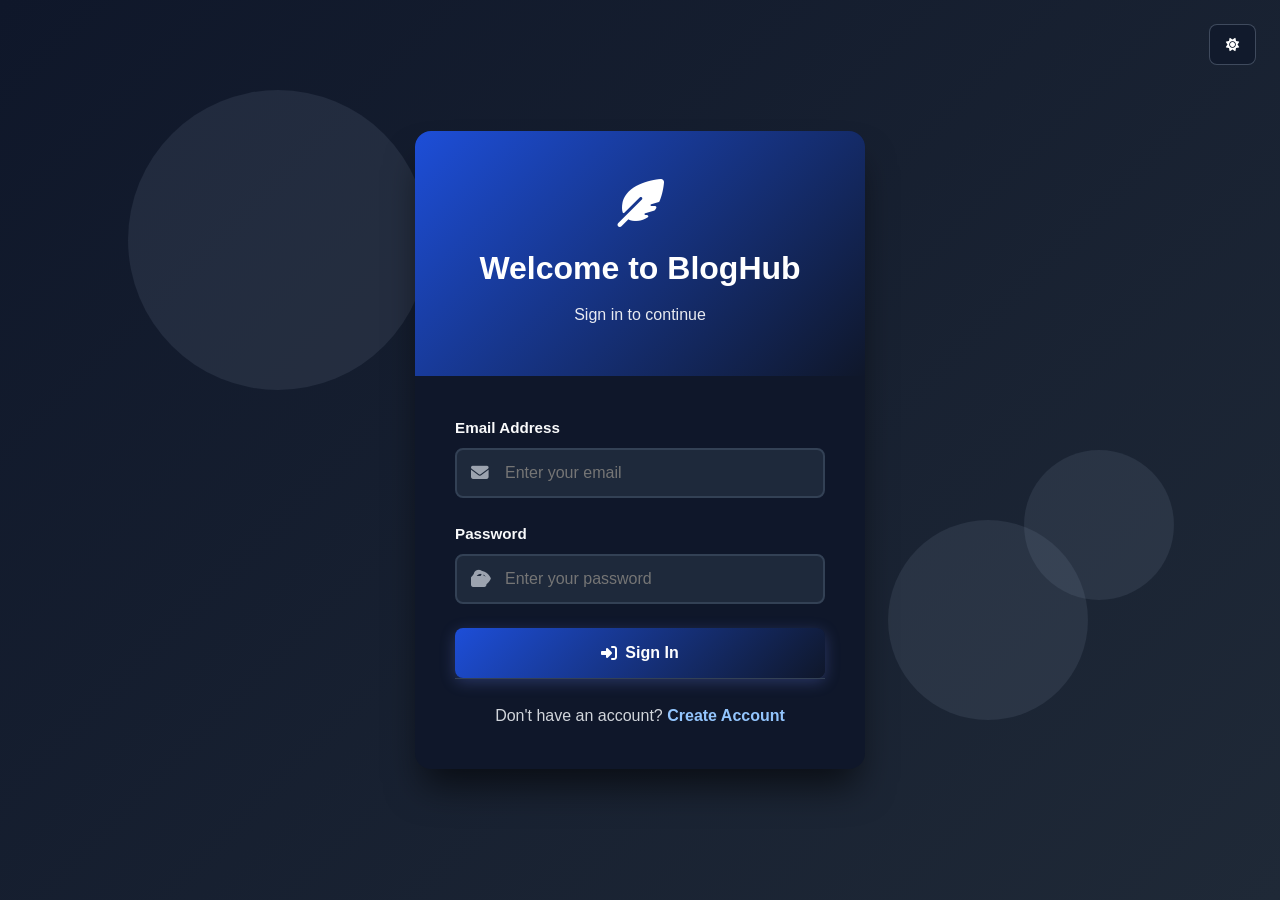
<file: frontend/user-create.html>
<!DOCTYPE html>
<html lang="en">

<head>
  <meta charset="UTF-8" />

  <script>(function () { var t = localStorage.getItem('theme') || 'light'; document.documentElement.setAttribute('data-theme', t); })();</script>
  <title>BlogHub - Create User</title>
  <link rel="stylesheet" href="css/style.css" />
  <link href="https://cdnjs.cloudflare.com/ajax/libs/font-awesome/6.5.0/css/all.min.css" rel="stylesheet" />
  <style>
    .form-container {
      max-width: 600px;
      margin: 2rem auto;
      padding: 2.5rem;
      background: var(--bg-primary);
      border-radius: var(--radius-xl);
      box-shadow: var(--shadow-lg);
      border: 1px solid var(--border-color);
    }

    .form-container h2 {
      text-align: center;
      margin-bottom: 2rem;
      color: var(--primary-color);
      font-size: 2rem;
      font-weight: 700;
    }

    .form-group {
      margin-bottom: 1.5rem;
    }

    .form-group label {
      display: block;
      font-weight: 600;
      margin-bottom: 0.5rem;
      color: var(--text-primary);
      font-size: 0.95rem;
    }

    .form-group input,
    .form-group textarea {
      width: 100%;
      padding: 0.875rem 1rem;
      border: 2px solid var(--border-color);
      border-radius: var(--radius-md);
      font-size: 1rem;
      transition: all 0.3s ease;
      background: var(--bg-secondary);
      color: var(--text-primary);
      font-family: inherit;
    }

    .form-group textarea {
      min-height: 100px;
      resize: vertical;
    }

    .form-group input:focus,
    .form-group textarea:focus {
      border-color: var(--primary-color);
      box-shadow: 0 0 0 3px rgba(59, 130, 246, 0.1);
      outline: none;
      background: var(--bg-primary);
    }

    .btn-submit {
      margin-top: 1.5rem;
      width: 100%;
      padding: 1rem;
      background: var(--primary-color);
      color: white;
      border: none;
      border-radius: var(--radius-md);
      font-size: 1.1rem;
      font-weight: 600;
      cursor: pointer;
      transition: all 0.3s ease;
      display: flex;
      align-items: center;
      justify-content: center;
      gap: 0.5rem;
    }

    .btn-submit:hover {
      background: var(--primary-dark);
      transform: translateY(-2px);
      box-shadow: var(--shadow-md);
    }

    #alert-container {
      margin-bottom: 1.5rem;
    }

    .alert {
      padding: 0.875rem 1rem;
      border-radius: var(--radius-md);
      font-size: 0.95rem;
      margin-bottom: 1rem;
    }

    .alert.success {
      background: rgba(16, 185, 129, 0.1);
      border: 1px solid var(--secondary-color);
      color: var(--secondary-color);
    }

    .alert.error {
      background: rgba(239, 68, 68, 0.1);
      border: 1px solid var(--danger-color);
      color: var(--danger-color);
    }
  </style>
</head>

<body>
  <!-- Navbar -->
  <header class="navbar">
    <div class="nav-container">
      <div class="nav-brand">
        <i class="fas fa-feather-alt"></i>
        <h1>BlogHub</h1>
      </div>
      <nav class="nav-menu">
        <a href="index.html" class="nav-link">Home</a>
        <a href="posts.html" class="nav-link">All Posts</a>
        <a href="categories.html" class="nav-link">Categories</a>
        <a href="post-create.html" class="nav-link">Create Post</a>
        <a href="users.html" class="nav-link admin-only">Users</a>
        <a href="category-create.html" class="nav-link admin-only">Create Category</a>
      </nav>
      <div class="nav-actions">
        <button class="theme-toggle" onclick="toggleTheme()">
          <i class="fas fa-moon"></i>
        </button>
      </div>
    </div>
  </header>

  <div id="toast" class="toast"></div>

  <main class="form-container">
    <h2><i class="fas fa-user-plus"></i> Create New User</h2>

    <div id="alert-container"></div>

    <form id="user-form">
      <div class="form-group">
        <label for="name">Full Name</label>
        <input type="text" id="name" placeholder="Enter full name" required />
      </div>

      <div class="form-group">
        <label for="email">Email Address</label>
        <input type="email" id="email" placeholder="Enter email address" required />
      </div>

      <div class="form-group">
        <label for="password">Password</label>
        <input type="password" id="password" placeholder="Enter password" required />
      </div>

      <div class="form-group">
        <label for="about">About (Optional)</label>
        <textarea id="about" placeholder="Tell us about yourself..."></textarea>
      </div>

      <button type="submit" class="btn-submit">
        <i class="fas fa-check"></i>
        <span>Create User</span>
      </button>
    </form>
  </main>

  <script src="js/main.js"></script>
  <script src="js/user-create.js"></script>
  <script>
    // Check authentication on page load
    window.addEventListener('DOMContentLoaded', () => {
      if (!sessionStorage.getItem('userName')) {
        window.location.href = 'login.html';
      }

      // Check if user is admin
      if (sessionStorage.getItem('userRole') !== 'ADMIN') {
        alert('Access denied. Admin only.');
        window.location.href = 'index.html';
      }

      updateNavbar();
      applyRoleBasedUI();
    });
  </script>
</body>

</html>
</file>
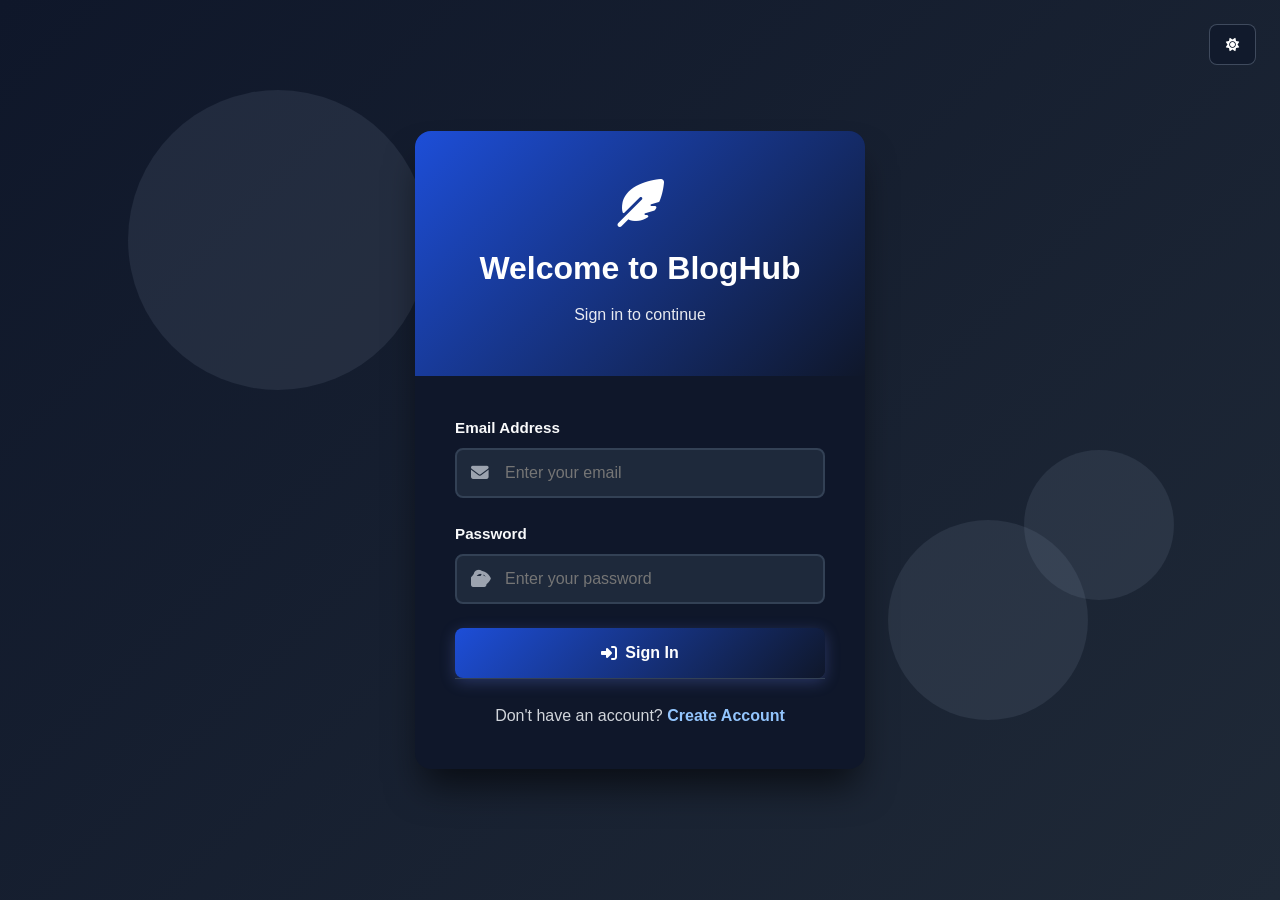
<file: frontend/users.html>
<!DOCTYPE html>
<html lang="en">

<head>
  <meta charset="UTF-8" />

  <script>(function () { var t = localStorage.getItem('theme') || 'light'; document.documentElement.setAttribute('data-theme', t); })();</script>
  <title>BlogHub - Users</title>
  <link rel="stylesheet" href="css/style.css" />
  <link href="https://cdnjs.cloudflare.com/ajax/libs/font-awesome/6.5.0/css/all.min.css" rel="stylesheet" />
  <style>
    #users-list {
      display: grid;
      grid-template-columns: repeat(auto-fit, minmax(280px, 1fr));
      gap: 1.5rem;
      margin-bottom: 2rem;
    }

    .user-card {
      background: var(--bg-primary);
      border-radius: var(--radius-lg);
      box-shadow: var(--shadow-md);
      padding: 1.5rem;
      text-align: left;
      transition: transform 0.2s, box-shadow 0.2s;
      border: 1px solid var(--border-color);
    }

    .user-card:hover {
      transform: translateY(-4px);
      box-shadow: var(--shadow-lg);
    }

    .user-card h3 {
      font-size: 1.3rem;
      margin-bottom: 0.75rem;
      color: var(--primary-color);
    }

    .user-card p {
      margin: 0.5rem 0;
      color: var(--text-secondary);
      font-size: 0.95rem;
    }

    .user-card strong {
      color: var(--text-primary);
    }

    .user-post-count {
      font-weight: bold;
      color: var(--primary-color);
      margin-top: 0.75rem;
      padding: 0.5rem;
      background: var(--bg-secondary);
      border-radius: var(--radius-sm);
      text-align: center;
    }

    .user-actions {
      display: flex;
      justify-content: flex-end;
      margin-top: 1rem;
    }

    .btn-danger {
      background: var(--danger-color);
      color: white;
      border: none;
      padding: 0.5rem 1rem;
      border-radius: var(--radius-md);
      cursor: pointer;
      font-weight: 600;
      font-size: 0.9rem;
      transition: all 0.3s ease;
      display: inline-flex;
      align-items: center;
      gap: 0.5rem;
    }

    .btn-danger:hover {
      background: #dc2626;
      transform: translateY(-2px);
    }

    .create-user-btn {
      display: inline-flex;
      align-items: center;
      gap: 0.5rem;
      padding: 0.875rem 1.5rem;
      background: var(--primary-color);
      color: white;
      text-decoration: none;
      border-radius: var(--radius-md);
      font-weight: 600;
      transition: all 0.3s ease;
    }

    .create-user-btn:hover {
      background: var(--primary-dark);
      transform: translateY(-2px);
    }
  </style>
</head>

<body>
  <!-- Navbar -->
  <header class="navbar">
    <div class="nav-container">
      <div class="nav-brand">
        <i class="fas fa-feather-alt"></i>
        <h1>BlogHub</h1>
      </div>
      <nav class="nav-menu">
        <a href="index.html" class="nav-link">Home</a>
        <a href="posts.html" class="nav-link">All Posts</a>
        <a href="categories.html" class="nav-link">Categories</a>
        <a href="post-create.html" class="nav-link">Create Post</a>
        <a href="users.html" class="nav-link admin-only">Users</a>
        <a href="category-create.html" class="nav-link admin-only">Create Category</a>
      </nav>
      <div class="nav-actions">
        <button class="theme-toggle" onclick="toggleTheme()">
          <i class="fas fa-moon"></i>
        </button>
      </div>
    </div>
  </header>

  <main class="main-content">
    <section class="page-header">
      <h1>All Users</h1>
      <p>Manage blog users and authors</p>
      <div style="margin-top: 1.5rem;">
        <a href="user-create.html" class="create-user-btn admin-only">
          <i class="fas fa-user-plus"></i> Create New User
        </a>
      </div>
    </section>

    <div id="alert-container"></div>

    <section id="users-list"></section>
  </main>

  <div id="toast" class="toast"></div>

  <script src="js/main.js"></script>
  <script src="js/users.js"></script>
  <script>
    // Check authentication on page load
    window.addEventListener('DOMContentLoaded', () => {
      if (!sessionStorage.getItem('userName')) {
        window.location.href = 'login.html';
      }

      // Check if user is admin
      if (sessionStorage.getItem('userRole') !== 'ADMIN') {
        alert('Access denied. Admin only.');
        window.location.href = 'index.html';
      }

      updateNavbar();
      applyRoleBasedUI();
    });
  </script>
</body>

</html>
</file>
<file: frontend/css/style.css>
:root {
  --primary-color: #3b82f6;
  --primary-dark: #2563eb;
  --secondary-color: #10b981;
  --accent-color: #f59e0b;
  --danger-color: #ef4444;
  --text-primary: #1f2937;
  --text-secondary: #6b7280;
  --text-muted: #9ca3af;
  --bg-primary: #ffffff;
  --bg-secondary: #f9fafb;
  --bg-tertiary: #f3f4f6;
  --border-color: #e5e7eb;
  --shadow-sm: 0 1px 2px 0 rgb(0 0 0 / 0.05);
  --shadow-md: 0 4px 6px -1px rgb(0 0 0 / 0.1);
  --shadow-lg: 0 10px 15px -3px rgb(0 0 0 / 0.1);
  --shadow-xl: 0 20px 25px -5px rgb(0 0 0 / 0.1);
  --radius-sm: 6px;
  --radius-md: 8px;
  --radius-lg: 12px;
  --radius-xl: 16px;
  --navbar-surface: rgba(255, 255, 255, 0.95);
}

[data-theme="dark"] {
  --primary-color: #60a5fa;
  --primary-dark: #3b82f6;
  --secondary-color: #34d399;
  --accent-color: #fbbf24;
  --danger-color: #f87171;
  --text-primary: #f9fafb;
  --text-secondary: #d1d5db;
  --text-muted: #9ca3af;
  --bg-primary: #0f172a;
  --bg-secondary: #1e293b;
  --bg-tertiary: #334155;
  --border-color: #334155;
  --shadow-sm: 0 1px 2px 0 rgb(0 0 0 / 0.35);
  --shadow-md: 0 4px 8px -2px rgb(0 0 0 / 0.45);
  --shadow-lg: 0 12px 24px -6px rgb(0 0 0 / 0.5);
  --shadow-xl: 0 24px 36px -8px rgb(0 0 0 / 0.6);
  --navbar-surface: rgba(15, 23, 42, 0.9);
}

* {
  margin: 0;
  padding: 0;
  box-sizing: border-box;
}

body {
  font-family:
    "Inter",
    -apple-system,
    BlinkMacSystemFont,
    "Segoe UI",
    sans-serif;
  line-height: 1.6;
  color: var(--text-primary);
  background-color: var(--bg-primary);
  transition: all 0.3s ease;
}

[data-theme="dark"] body {
  color-scheme: dark;
}

/* Navigation */
.navbar {
  background: var(--navbar-surface);
  border-bottom: 1px solid var(--border-color);
  position: sticky;
  top: 0;
  z-index: 100;
  backdrop-filter: blur(10px);
}

.nav-container {
  max-width: 1200px;
  margin: 0 auto;
  display: flex;
  justify-content: space-between;
  align-items: center;
  flex-wrap: nowrap;
  white-space: nowrap;
  gap: 1rem;
  padding: 1rem 2rem;
}

.nav-brand {
  display: flex;
  align-items: center;
  justify-content: flex-start;
  gap: 0.75rem;
  font-size: 1rem;
  font-weight: 700;
  color: var(--primary-color);
  margin: 0;
  flex: 0 0 auto;
}

.nav-menu {
  display: flex;
  gap: 20px;
  align-items: center;
  white-space: nowrap;
  flex-wrap: nowrap;
  margin-left: auto;
}

.nav-link {
  color: var(--text-secondary);
  text-decoration: none;
  font-weight: 500;
  padding: 0.5rem 1rem;
  border-radius: var(--radius-md);
  transition: all 0.3s ease;
  position: relative;
  white-space: nowrap;
}

.nav-link:hover,
.nav-link.active {
  color: var(--primary-color);
  background-color: var(--bg-secondary);
}

.nav-actions {
  display: flex;
  align-items: center;
  gap: 10px;
  flex-wrap: nowrap;
  position: relative;
  margin-left: 0;
  flex: 0 0 auto;
}

.nav-profile-btn {
  width: 40px;
  height: 40px;
  border-radius: 50%;
  border: none;
  background: var(--primary-color);
  color: #fff;
  font-weight: 700;
  font-size: 1rem;
  display: inline-flex;
  align-items: center;
  justify-content: center;
  cursor: pointer;
  box-shadow: var(--shadow-sm);
  transition:
    transform 0.2s ease,
    box-shadow 0.2s ease;
}

.nav-profile-btn:hover {
  transform: translateY(-1px);
  box-shadow: var(--shadow-md);
}

.nav-profile-menu {
  position: absolute;
  right: 0;
  top: calc(100% + 10px);
  width: 220px;
  background: var(--bg-primary);
  border: 1px solid var(--border-color);
  border-radius: var(--radius-md);
  box-shadow: var(--shadow-lg);
  padding: 0.6rem;
  display: none;
  z-index: 1500;
}

.nav-profile-menu.open {
  display: block;
}

.nav-profile-meta {
  display: flex;
  flex-direction: column;
  gap: 0.15rem;
  padding: 0.5rem 0.55rem;
  margin-bottom: 0.3rem;
  border-bottom: 1px solid var(--border-color);
}

.nav-profile-meta strong {
  color: var(--text-primary);
  font-size: 0.95rem;
}

.nav-profile-meta span {
  color: var(--text-muted);
  font-size: 0.82rem;
}

.nav-profile-item {
  width: 100%;
  border: none;
  background: transparent;
  color: var(--text-primary);
  display: flex;
  align-items: center;
  gap: 0.6rem;
  padding: 0.6rem 0.55rem;
  border-radius: var(--radius-sm);
  cursor: pointer;
  font-size: 0.92rem;
}

.nav-profile-item:hover {
  background: var(--bg-secondary);
}

.nav-profile-item-danger {
  color: var(--danger-color);
}

.mobile-nav-overlay {
  position: fixed;
  top: 0;
  left: 0;
  width: 100%;
  height: 100%;
  background: rgba(0, 0, 0, 0.5);
  opacity: 0;
  visibility: hidden;
  pointer-events: none;
  transition: opacity 0.3s ease;
  z-index: 1200;
}

.mobile-nav-overlay.active {
  opacity: 1;
  visibility: visible;
  pointer-events: auto;
}

.mobile-nav-drawer {
  position: fixed;
  top: 0;
  right: 0;
  width: 260px;
  max-width: 86vw;
  height: 100vh;
  background: var(--bg-primary);
  border-left: 1px solid var(--border-color);
  padding: 1rem;
  display: flex;
  flex-direction: column;
  gap: 1rem;
  transform: translateX(100%);
  transition: transform 0.3s ease;
  box-shadow: var(--shadow-xl);
}

.mobile-nav-drawer.active {
  transform: translateX(0);
}

.mobile-nav-close {
  align-self: flex-end;
  width: 36px;
  height: 36px;
  border: 1px solid var(--border-color);
  border-radius: 50%;
  background: var(--bg-secondary);
  color: var(--text-primary);
  font-size: 1.4rem;
  line-height: 1;
  cursor: pointer;
}

.mobile-nav-user {
  display: flex;
  align-items: center;
  gap: 0.75rem;
  padding: 0.75rem;
  border: 1px solid var(--border-color);
  border-radius: var(--radius-md);
  background: var(--bg-secondary);
}

.mobile-nav-avatar {
  width: 40px;
  height: 40px;
  border-radius: 50%;
  background: var(--primary-color);
  color: #fff;
  font-weight: 700;
  display: inline-flex;
  align-items: center;
  justify-content: center;
}

.mobile-nav-user-text {
  display: flex;
  flex-direction: column;
}

.mobile-nav-user-text strong {
  color: var(--text-primary);
}

.mobile-nav-user-text span {
  color: var(--text-muted);
  font-size: 0.85rem;
}

.mobile-nav-links {
  display: flex;
  flex-direction: column;
  gap: 0.4rem;
}

.mobile-nav-link {
  text-decoration: none;
  color: var(--text-primary);
  padding: 0.75rem 0.85rem;
  border-radius: var(--radius-md);
  font-weight: 500;
}

.mobile-nav-link:hover,
.mobile-nav-link.active {
  background: var(--bg-secondary);
  color: var(--primary-color);
}

.mobile-nav-logout {
  margin-top: auto;
}

.mobile-nav-theme-toggle {
  width: 100%;
}

/* Page Header */
.page-header {
  text-align: center;
  padding: 3rem 0;
  border-bottom: 1px solid var(--border-color);
  margin-bottom: 3rem;
}

.page-header h1 {
  font-size: 3rem;
  font-weight: 700;
  color: var(--text-primary);
  margin-bottom: 0.5rem;
}

.page-header p {
  font-size: 1.1rem;
  color: var(--text-secondary);
  margin-bottom: 2rem;
}

.search-box {
  max-width: 400px;
  margin: 0 auto;
  position: relative;
}

.search-box input {
  width: 100%;
  padding: 0.75rem 2.5rem 0.75rem 1rem;
  border: 1px solid var(--border-color);
  border-radius: var(--radius-lg);
  background: var(--bg-secondary);
  color: var(--text-primary);
  font-size: 1rem;
  transition: all 0.3s ease;
}

.search-box input:focus {
  outline: none;
  border-color: var(--primary-color);
  box-shadow: 0 0 0 3px rgba(59, 130, 246, 0.1);
}

.search-box i {
  position: absolute;
  right: 1rem;
  top: 50%;
  transform: translateY(-50%);
  color: var(--text-muted);
}

.theme-toggle {
  background: var(--bg-secondary);
  border: 1px solid var(--border-color);
  border-radius: var(--radius-md);
  padding: 0.5rem;
  cursor: pointer;
  color: var(--text-secondary);
  transition: all 0.3s ease;
}

.theme-toggle:hover {
  background: var(--bg-tertiary);
  color: var(--primary-color);
}

/* Main Content */
.main-content {
  max-width: 1200px;
  margin: 0 auto;
  padding: 0 2rem;
}

.page {
  animation: fadeIn 0.5s ease-in;
}

@keyframes fadeIn {
  from {
    opacity: 0;
    transform: translateY(20px);
  }
  to {
    opacity: 1;
    transform: translateY(0);
  }
}

/* Hero Section */
.hero-section {
  padding: 4rem 0;
  text-align: center;
  background: linear-gradient(
    135deg,
    var(--bg-secondary) 0%,
    var(--bg-tertiary) 100%
  );
  border-radius: var(--radius-xl);
  margin: 2rem 0;
  position: relative;
  overflow: hidden;
}

.hero-content h1 {
  font-size: 3.5rem;
  font-weight: 700;
  color: var(--text-primary);
  margin-bottom: 1rem;
  line-height: 1.2;
}

.hero-content p {
  font-size: 1.25rem;
  color: var(--text-secondary);
  margin-bottom: 2rem;
  max-width: 600px;
  margin-left: auto;
  margin-right: auto;
}

.hero-btn {
  background: var(--primary-color);
  color: white;
  border: none;
  padding: 1rem 2rem;
  border-radius: var(--radius-lg);
  font-size: 1.1rem;
  font-weight: 600;
  cursor: pointer;
  display: inline-flex;
  align-items: center;
  gap: 0.5rem;
  transition: all 0.3s ease;
  box-shadow: var(--shadow-md);
}

.hero-btn:hover {
  background: var(--primary-dark);
  transform: translateY(-2px);
  box-shadow: var(--shadow-lg);
}

.hero-stats {
  display: flex;
  justify-content: center;
  gap: 3rem;
  margin-top: 3rem;
}

.stat-card {
  text-align: center;
}

.stat-number {
  font-size: 2.5rem;
  font-weight: 700;
  color: var(--primary-color);
}

.stat-label {
  color: var(--text-secondary);
  font-weight: 500;
}

/* Sections */
.featured-posts,
.section {
  margin: 4rem 0;
}

.section-header {
  text-align: center;
  margin-bottom: 3rem;
}

.section-header h2 {
  font-size: 2.5rem;
  font-weight: 700;
  color: var(--text-primary);
  margin-bottom: 0.5rem;
}

.section-header p {
  font-size: 1.1rem;
  color: var(--text-secondary);
}

/* Page Headers */
.page-header {
  text-align: center;
  padding: 3rem 0;
  border-bottom: 1px solid var(--border-color);
  margin-bottom: 3rem;
}

.page-header h1 {
  font-size: 3rem;
  font-weight: 700;
  color: var(--text-primary);
  margin-bottom: 0.5rem;
}

.page-header p {
  font-size: 1.1rem;
  color: var(--text-secondary);
}

/* Posts Grid */
.posts-grid {
  display: grid;
  grid-template-columns: repeat(auto-fill, minmax(350px, 1fr));
  gap: 2rem;
  margin-top: 2rem;
}

.post-card {
  background: var(--bg-primary);
  border-radius: var(--radius-lg);
  overflow: hidden;
  box-shadow: var(--shadow-md);
  transition: all 0.3s ease;
  cursor: pointer;
  border: 1px solid var(--border-color);
}

.post-card:hover {
  transform: translateY(-5px);
  box-shadow: var(--shadow-xl);
}

.post-image {
  width: 100%;
  height: 200px;
  object-fit: cover;
  background-color: var(--bg-secondary);
}

.post-info {
  padding: 1.5rem;
}

.post-meta {
  display: flex;
  align-items: center;
  gap: 1rem;
  margin-bottom: 1rem;
}

.post-category {
  background: var(--primary-color);
  color: white;
  padding: 0.25rem 0.75rem;
  border-radius: var(--radius-sm);
  font-size: 0.8rem;
  font-weight: 600;
}

.post-date {
  color: var(--text-muted);
  font-size: 0.9rem;
}

.post-title {
  font-size: 1.3rem;
  font-weight: 600;
  color: var(--text-primary);
  margin-bottom: 0.75rem;
  line-height: 1.4;
}

.post-excerpt {
  color: var(--text-secondary);
  line-height: 1.6;
  margin-bottom: 1rem;
}

.post-author {
  display: flex;
  align-items: center;
  gap: 0.75rem;
  padding-top: 1rem;
  border-top: 1px solid var(--border-color);
}

.author-avatar {
  width: 32px;
  height: 32px;
  border-radius: 50%;
  object-fit: cover;
}

.author-name {
  font-weight: 500;
  color: var(--text-primary);
  font-size: 0.9rem;
}

/* Single Post Styles */
.post-article {
  max-width: 800px;
  margin: 0 auto;
  background: var(--bg-primary);
  border-radius: var(--radius-lg);
  overflow: hidden;
  box-shadow: var(--shadow-lg);
  margin-top: 2rem;
}

.post-header {
  padding: 2rem;
  text-align: center;
}

.post-header .post-title {
  font-size: 2.5rem;
  font-weight: 700;
  margin: 1rem 0;
  line-height: 1.3;
}

.post-header .post-author {
  justify-content: center;
  margin-top: 2rem;
  padding-top: 2rem;
}

.post-header .author-avatar {
  width: 48px;
  height: 48px;
}

.author-info {
  text-align: left;
}

.author-bio {
  color: var(--text-muted);
  font-size: 0.9rem;
}

.post-featured-image img {
  width: 100%;
  height: 400px;
  object-fit: cover;
}

.post-content {
  padding: 3rem;
  line-height: 1.8;
  font-size: 1.1rem;
}

.post-content h2 {
  margin: 2rem 0 1rem;
  color: var(--text-primary);
}

.post-content h3 {
  margin: 1.5rem 0 0.75rem;
  color: var(--text-primary);
}

.post-content p {
  margin-bottom: 1.5rem;
}

.post-content ul,
.post-content ol {
  margin: 1rem 0 1.5rem 2rem;
}

.post-content li {
  margin-bottom: 0.5rem;
}

.post-content code {
  background: var(--bg-secondary);
  padding: 0.2rem 0.4rem;
  border-radius: var(--radius-sm);
  font-family: "Monaco", "Consolas", monospace;
  font-size: 0.9em;
}

.post-content pre {
  background: var(--bg-secondary);
  padding: 1rem;
  border-radius: var(--radius-md);
  overflow-x: auto;
  margin: 1.5rem 0;
}

/* Comments Section */
.comments-section {
  max-width: 800px;
  margin: 3rem auto;
  background: var(--bg-primary);
  border-radius: var(--radius-lg);
  padding: 2rem;
  box-shadow: var(--shadow-md);
}

.comments-header {
  display: flex;
  justify-content: space-between;
  align-items: center;
  margin-bottom: 2rem;
  padding-bottom: 1rem;
  border-bottom: 1px solid var(--border-color);
}

.comments-count {
  color: var(--text-muted);
}

.comment-form {
  margin-bottom: 3rem;
}

.form-group {
  margin-bottom: 1rem;
}

.form-group input,
.form-group textarea {
  width: 100%;
  padding: 0.75rem;
  border: 1px solid var(--border-color);
  border-radius: var(--radius-md);
  background: var(--bg-secondary);
  color: var(--text-primary);
  font-size: 1rem;
  transition: all 0.3s ease;
}

.form-group textarea {
  min-height: 120px;
  resize: vertical;
}

.form-group input:focus,
.form-group textarea:focus {
  outline: none;
  border-color: var(--primary-color);
  box-shadow: 0 0 0 3px rgba(59, 130, 246, 0.1);
}

.comment-item {
  padding: 1.5rem 0;
  border-bottom: 1px solid var(--border-color);
}

.comment-header {
  display: flex;
  align-items: center;
  gap: 1rem;
  margin-bottom: 0.75rem;
}

.comment-author {
  font-weight: 600;
  color: var(--text-primary);
}

.comment-date {
  color: var(--text-muted);
  font-size: 0.9rem;
}

.comment-content {
  color: var(--text-secondary);
  line-height: 1.6;
}

/* Admin Styles */
.admin-header {
  text-align: center;
  padding: 2rem 0;
  border-bottom: 1px solid var(--border-color);
  margin-bottom: 2rem;
}

.admin-tabs {
  display: flex;
  gap: 1rem;
  margin-bottom: 2rem;
  border-bottom: 1px solid var(--border-color);
}

.tab-btn {
  background: none;
  border: none;
  padding: 1rem 2rem;
  cursor: pointer;
  color: var(--text-secondary);
  font-weight: 500;
  border-bottom: 2px solid transparent;
  transition: all 0.3s ease;
}

.tab-btn.active {
  color: var(--primary-color);
  border-bottom-color: var(--primary-color);
}

.admin-actions {
  display: flex;
  justify-content: space-between;
  align-items: center;
  margin-bottom: 2rem;
}

.admin-list {
  display: grid;
  gap: 1rem;
}

.admin-item {
  background: var(--bg-secondary);
  padding: 1.5rem;
  border-radius: var(--radius-md);
  display: flex;
  justify-content: space-between;
  align-items: center;
  border: 1px solid var(--border-color);
}

.admin-item-info h4 {
  color: var(--text-primary);
  margin-bottom: 0.25rem;
}

.admin-item-info p {
  color: var(--text-muted);
  font-size: 0.9rem;
}

.admin-actions-btn {
  display: flex;
  gap: 0.5rem;
}

/* Buttons */
.btn-primary {
  background: var(--primary-color);
  color: white;
  border: none;
  padding: 0.75rem 1.5rem;
  border-radius: var(--radius-md);
  font-weight: 600;
  cursor: pointer;
  transition: all 0.3s ease;
  display: inline-flex;
  align-items: center;
  gap: 0.5rem;
}

.btn-primary:hover {
  background: var(--primary-dark);
  transform: translateY(-1px);
}

.btn-secondary {
  background: var(--bg-secondary);
  color: var(--text-primary);
  border: 1px solid var(--border-color);
  padding: 0.75rem 1.5rem;
  border-radius: var(--radius-md);
  font-weight: 500;
  cursor: pointer;
  transition: all 0.3s ease;
}

.btn-danger {
  background: var(--danger-color);
  color: white;
  border: none;
  padding: 0.5rem 1rem;
  border-radius: var(--radius-md);
  font-weight: 500;
  cursor: pointer;
  transition: all 0.3s ease;
}

.btn-sm {
  padding: 0.5rem 1rem;
  font-size: 0.9rem;
}

/* Modal */
.modal {
  position: fixed;
  top: 0;
  left: 0;
  width: 100%;
  height: 100%;
  background: rgba(0, 0, 0, 0.5);
  display: flex;
  justify-content: center;
  align-items: center;
  z-index: 1000;
}

.modal-content {
  background: var(--bg-primary);
  border-radius: var(--radius-lg);
  max-width: 600px;
  width: 90%;
  max-height: 90vh;
  overflow-y: auto;
  box-shadow: var(--shadow-xl);
}

.modal-header {
  display: flex;
  justify-content: space-between;
  align-items: center;
  padding: 2rem 2rem 1rem;
  border-bottom: 1px solid var(--border-color);
}

.modal-close {
  background: none;
  border: none;
  color: var(--text-muted);
  cursor: pointer;
  padding: 0.5rem;
  border-radius: var(--radius-md);
}

.modal-body {
  padding: 2rem;
}

/* Loading Spinner */
.loading-spinner {
  display: flex;
  flex-direction: column;
  align-items: center;
  justify-content: center;
  padding: 4rem 2rem;
  color: var(--text-muted);
}

.loading-spinner i {
  font-size: 2rem;
  margin-bottom: 1rem;
  color: var(--primary-color);
}

/* Toast Notifications */
.toast {
  position: fixed;
  top: 20px;
  right: 20px;
  padding: 1rem 1.5rem;
  border-radius: var(--radius-md);
  color: white;
  font-weight: 600;
  transform: translateX(400px);
  transition: transform 0.3s ease;
  z-index: 1000;
  box-shadow: var(--shadow-lg);
}

.toast.show {
  transform: translateX(0);
}

.toast.success {
  background: var(--secondary-color);
}

.toast.error {
  background: var(--danger-color);
}

.toast.info {
  background: var(--primary-color);
}

/* Filters */
.posts-filters {
  display: flex;
  gap: 1rem;
  margin-bottom: 2rem;
  padding: 1.5rem;
  background: var(--bg-secondary);
  border-radius: var(--radius-lg);
}

.posts-filters select {
  padding: 0.5rem 1rem;
  border: 1px solid var(--border-color);
  border-radius: var(--radius-md);
  background: var(--bg-primary);
  color: var(--text-primary);
}

.filter-clear {
  background: var(--bg-primary);
  border: 1px solid var(--border-color);
  padding: 0.5rem 1rem;
  border-radius: var(--radius-md);
  cursor: pointer;
  color: var(--text-secondary);
  transition: all 0.3s ease;
}

.filter-clear:hover {
  background: var(--bg-tertiary);
}

/* Categories and Authors Grids */
.categories-grid,
.authors-grid {
  display: grid;
  grid-template-columns: repeat(auto-fill, minmax(300px, 1fr));
  gap: 2rem;
  margin-top: 2rem;
}

.category-card,
.author-card {
  background: var(--bg-secondary);
  padding: 2rem;
  border-radius: var(--radius-lg);
  text-align: center;
  border: 1px solid var(--border-color);
  cursor: pointer;
  transition: all 0.3s ease;
}

.category-card:hover,
.author-card:hover {
  transform: translateY(-2px);
  box-shadow: var(--shadow-md);
}

.category-color {
  width: 4rem;
  height: 4rem;
  border-radius: 50%;
  margin: 0 auto 1rem;
  display: flex;
  align-items: center;
  justify-content: center;
  font-size: 1.5rem;
  color: white;
  font-weight: 600;
}

.author-card .author-avatar {
  width: 80px;
  height: 80px;
  margin: 0 auto 1rem;
}

/* Responsive Design */
@media (max-width: 768px) {
  .nav-container {
    flex-direction: row;
    justify-content: space-between;
    align-items: center;
    gap: 1rem;
  }

  .nav-menu {
    flex-wrap: wrap;
    justify-content: flex-start;
  }

  .search-box input {
    width: 200px;
  }

  .hero-content h1 {
    font-size: 2.5rem;
  }

  .hero-stats {
    flex-direction: column;
    gap: 1rem;
  }

  .posts-grid {
    grid-template-columns: 1fr;
  }

  .posts-filters {
    flex-direction: column;
  }

  .admin-tabs {
    flex-wrap: wrap;
  }

  .admin-item {
    flex-direction: column;
    align-items: flex-start;
    gap: 1rem;
  }

  .post-content {
    padding: 2rem 1.5rem;
  }

  .comments-section {
    margin: 2rem 1rem;
    padding: 1.5rem;
  }
}

@media (max-width: 480px) {
  .main-content {
    padding: 0 1rem;
  }

  .hero-content h1 {
    font-size: 2rem;
  }

  .page-header h1 {
    font-size: 2rem;
  }

  .modal-content {
    width: 95%;
  }

  .modal-body {
    padding: 1rem;
  }
}

/* Dark mode contrast polish */
[data-theme="dark"] .theme-toggle {
  background: var(--bg-secondary);
  border-color: var(--border-color);
  color: var(--text-primary);
}

[data-theme="dark"] .post-card,
[data-theme="dark"] .category-card,
[data-theme="dark"] .author-card,
[data-theme="dark"] .admin-item,
[data-theme="dark"] .comments-section,
[data-theme="dark"] .post-article,
[data-theme="dark"] .modal-content {
  border-color: var(--border-color);
  box-shadow: var(--shadow-lg);
}

[data-theme="dark"] .post-card:hover,
[data-theme="dark"] .category-card:hover,
[data-theme="dark"] .author-card:hover {
  box-shadow: var(--shadow-xl);
}

[data-theme="dark"] .form-group input,
[data-theme="dark"] .form-group textarea,
[data-theme="dark"] .posts-filters select,
[data-theme="dark"] .search-box input {
  border-color: var(--border-color);
  background: var(--bg-secondary);
  color: var(--text-primary);
}

[data-theme="dark"] .form-group input:focus,
[data-theme="dark"] .form-group textarea:focus,
[data-theme="dark"] .posts-filters select:focus,
[data-theme="dark"] .search-box input:focus {
  border-color: var(--primary-color);
  box-shadow: 0 0 0 3px rgba(96, 165, 250, 0.22);
}

[data-theme="dark"] .btn-primary,
[data-theme="dark"] .hero-btn {
  color: #f8fafc;
}

[data-theme="dark"] .btn-secondary {
  background: var(--bg-tertiary);
}

[data-theme="dark"] .btn-secondary:hover {
  background: #475569;
}

[data-theme="dark"] .posts-filters,
[data-theme="dark"] .loading-spinner,
[data-theme="dark"] .post-content pre,
[data-theme="dark"] .post-content code {
  background: var(--bg-secondary);
}

[data-theme="dark"] .toast {
  border: 1px solid rgba(148, 163, 184, 0.35);
}

/* Professional responsive polish */
html,
body {
  max-width: 100%;
  overflow-x: hidden;
}

img,
video,
iframe {
  max-width: 100%;
  height: auto;
}

.nav-brand h1 {
  font-size: 1.25rem;
  line-height: 1.1;
}

.nav-actions {
  flex-wrap: nowrap;
  justify-content: flex-end;
}

.post-meta,
.comment-header,
.comments-header,
.admin-actions,
.admin-actions-btn,
.user-actions,
.post-actions {
  flex-wrap: wrap;
}

@media (max-width: 1024px) {
  .main-content {
    padding: 0 1.25rem;
  }

  .hero-content h1 {
    font-size: 2.6rem;
  }

  .page-header h1,
  .page-header h2 {
    font-size: 2.2rem;
  }

  .post-header .post-title {
    font-size: 2.1rem;
  }
}

@media (max-width: 770px) {
  .navbar {
    padding: 0.65rem 0;
  }

  .nav-container {
    flex-direction: row;
    justify-content: space-between;
    flex-wrap: nowrap;
    align-items: center;
    gap: 0.75rem;
    padding: 0.75rem 1rem;
    position: relative;
    overflow: visible;
  }

  .nav-brand {
    display: flex;
    align-items: center;
    justify-content: flex-start;
    margin: 0;
    flex: 0 0 auto;
  }

  .nav-actions {
    order: 2;
    margin-left: 0;
    flex: 0 0 auto;
  }

  .theme-toggle {
    display: none;
  }

  .nav-profile-menu {
    display: none !important;
  }

  .nav-profile-btn {
    display: inline-flex;
  }

  .nav-menu {
    display: none;
    position: absolute;
    top: 60px;
    left: 0;
    right: 0;
    width: 100%;
    flex-direction: column;
    align-items: stretch;
    gap: 0.4rem;
    margin-top: 0;
    margin-left: 0;
    padding: 0.5rem;
    border: 1px solid var(--border-color);
    border-radius: var(--radius-md);
    background: var(--bg-primary);
    box-shadow: var(--shadow-sm);
    z-index: 1300;
  }

  .nav-menu.active {
    display: flex;
  }

  .mobile-nav-overlay {
    display: block;
  }

  .nav-link {
    width: 100%;
    text-align: left;
  }

  .hero-section {
    padding: 2.2rem 1rem;
  }

  .hero-content h1 {
    font-size: 2.1rem;
  }

  .hero-content p {
    font-size: 1.05rem;
  }

  .hero-stats {
    display: grid;
    grid-template-columns: repeat(3, minmax(0, 1fr));
    gap: 0.8rem;
    margin-top: 1.8rem;
  }

  .stat-number {
    font-size: 1.8rem;
  }

  .section-header h2 {
    font-size: 2rem;
  }

  .page-header {
    padding: 2rem 0;
    margin-bottom: 2rem;
  }

  .search-box {
    max-width: 100%;
  }

  .search-box input {
    width: 100%;
  }

  .posts-grid,
  .categories-grid,
  .authors-grid {
    grid-template-columns: repeat(auto-fill, minmax(250px, 1fr));
    gap: 1.25rem;
  }

  .post-header,
  .post-content,
  .comments-section,
  .modal-header,
  .modal-body {
    padding: 1.25rem;
  }

  .post-featured-image img {
    height: 260px;
  }

  .posts-filters {
    flex-direction: column;
    align-items: stretch;
  }

  .posts-filters select,
  .filter-clear,
  .btn-primary,
  .btn-secondary {
    width: 100%;
    justify-content: center;
  }

  .admin-actions {
    flex-direction: column;
    align-items: stretch;
    gap: 0.75rem;
  }

  .admin-item {
    align-items: stretch;
  }

  .admin-actions-btn,
  .post-actions,
  .user-actions {
    justify-content: flex-start;
  }
}

@media (min-width: 771px) {
  .mobile-nav-overlay {
    display: none !important;
  }
}

@media (max-width: 600px) {
  .main-content {
    padding: 0 0.9rem;
  }

  .nav-container {
    padding: 0.65rem 0.75rem;
  }

  .nav-brand h1 {
    font-size: 1.05rem;
  }

  .nav-actions {
    width: auto;
    justify-content: flex-end;
    gap: 0.5rem;
  }

  .nav-profile-btn {
    width: 38px;
    height: 38px;
  }

  .category-actions {
    flex-direction: column;
    align-items: stretch;
  }

  .category-actions .search-box {
    max-width: none;
    width: 100%;
  }

  .category-actions .btn-create {
    width: 100%;
  }

  .hero-content h1 {
    font-size: 1.8rem;
  }

  .hero-stats {
    grid-template-columns: 1fr;
  }

  .page-header h1,
  .page-header h2,
  .post-header .post-title {
    font-size: 1.7rem;
  }

  .section-header h2 {
    font-size: 1.6rem;
  }

  .posts-grid,
  .categories-grid,
  .authors-grid {
    grid-template-columns: 1fr;
  }

  .modal-content {
    width: calc(100% - 1rem);
  }

  .toast {
    left: 0.75rem;
    right: 0.75rem;
    top: 0.75rem;
    width: auto;
    transform: translateY(-150%);
  }

  .toast.show {
    transform: translateY(0);
  }
}
</file>
